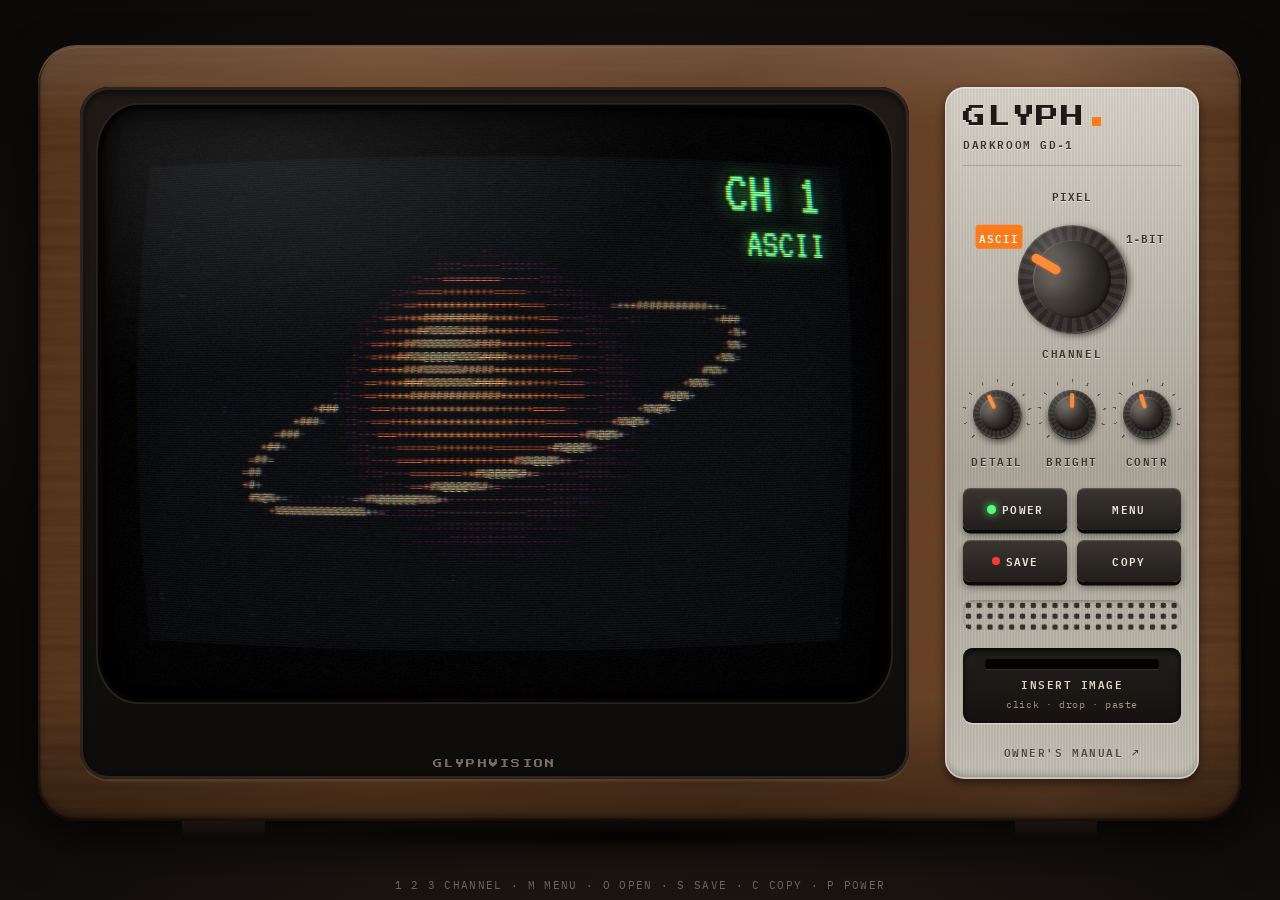
<file: index.html>
<!doctype html>
<html lang="en">
<head>
<meta charset="utf-8">
<meta name="viewport" content="width=device-width, initial-scale=1, viewport-fit=cover">
<title>Glyph Darkroom TV</title>
<meta name="description" content="Tune any photo into ASCII art, pixel art or a 1-bit print on a retro CRT television. Runs entirely in your browser.">
<meta name="theme-color" content="#0d0b0a">
<link rel="preconnect" href="https://fonts.googleapis.com">
<link rel="preconnect" href="https://fonts.gstatic.com" crossorigin>
<link rel="stylesheet" href="https://fonts.googleapis.com/css2?family=Press+Start+2P&family=VT323&family=IBM+Plex+Mono:wght@400;500;600&display=swap">
<link rel="stylesheet" href="css/crt-tv.css">
</head>
<body>
<main class="room">
  <h1 class="sr-only">Glyph Darkroom: photo to ASCII, pixel art and 1-bit, on a CRT TV</h1>
  <p class="sr-only" id="live" role="status" aria-live="polite"></p>

  <div class="tv" id="tv">
    <div class="cabinet">

      <div class="bezel">
        <div class="screen" id="screenBox">
          <canvas id="screen" role="img" aria-label="TV screen"></canvas>
          <div class="glass" aria-hidden="true"></div>

          <div class="osd-menu" id="menu" role="dialog" aria-labelledby="menuTitle" hidden>
            <p class="menu-title" id="menuTitle">PICTURE</p>
            <ul class="menu-list" id="menuList"></ul>
            <p class="menu-hint" aria-hidden="true">↑↓ SELECT · ←→ CHANGE · M EXIT</p>
          </div>
        </div>
        <span class="badge" aria-hidden="true">GLYPHVISION</span>
      </div>

      <div class="panel">
        <div class="brand">
          <span class="logo">GLYPH</span>
          <span class="model">DARKROOM GD&#8209;1</span>
        </div>

        <div class="channel">
          <span class="ch-label" data-ch="1" style="--a:-60deg" aria-hidden="true">ASCII</span>
          <span class="ch-label" data-ch="2" style="--a:0deg" aria-hidden="true">PIXEL</span>
          <span class="ch-label" data-ch="3" style="--a:60deg" aria-hidden="true">1&#8209;BIT</span>
          <div class="knob big" id="chKnob" role="slider" tabindex="0" aria-label="Channel" title="Channel · keys 1, 2, 3">
            <div class="knob-cap"><i class="knob-mark"></i></div>
          </div>
          <span class="engrave">CHANNEL</span>
        </div>

        <div class="knobs">
          <div class="knob-block">
            <div class="knob" id="detailKnob" role="slider" tabindex="0" aria-label="Detail width" title="Detail · drag, scroll or arrow keys · double-click to reset">
              <div class="knob-cap"><i class="knob-mark"></i></div>
            </div>
            <span class="engrave">DETAIL</span>
          </div>
          <div class="knob-block">
            <div class="knob" id="brightKnob" role="slider" tabindex="0" aria-label="Brightness" title="Brightness · double-click to reset">
              <div class="knob-cap"><i class="knob-mark"></i></div>
            </div>
            <span class="engrave">BRIGHT</span>
          </div>
          <div class="knob-block">
            <div class="knob" id="contrastKnob" role="slider" tabindex="0" aria-label="Contrast" title="Contrast · double-click to reset">
              <div class="knob-cap"><i class="knob-mark"></i></div>
            </div>
            <span class="engrave">CONTR</span>
          </div>
        </div>

        <div class="buttons">
          <button type="button" class="btn" id="powerBtn" aria-pressed="false" title="Power · P"><i class="led" aria-hidden="true"></i>POWER</button>
          <button type="button" class="btn" id="menuBtn" aria-expanded="false" aria-controls="menu" title="Picture menu · M">MENU</button>
          <button type="button" class="btn" id="saveBtn" title="Save a clean PNG · S"><i class="rec" aria-hidden="true"></i>SAVE</button>
          <button type="button" class="btn" id="copyBtn" aria-disabled="false" title="Copy ASCII text · C">COPY</button>
        </div>

        <div class="grille" aria-hidden="true"></div>

        <label class="slot" for="file" title="Insert an image · O">
          <input type="file" id="file" accept="image/*" class="sr-only">
          <span class="slot-mouth" aria-hidden="true"></span>
          <span class="slot-text">INSERT IMAGE</span>
          <span class="slot-sub">click · drop · paste</span>
        </label>

        <a class="manual" href="glyph-darkroom-explained.html">OWNER'S MANUAL ↗</a>
      </div>

    </div>
    <div class="feet" aria-hidden="true"><i></i><i></i></div>
  </div>

  <p class="room-note" aria-hidden="true">1 2 3 CHANNEL · M MENU · O OPEN · S SAVE · C COPY · P POWER</p>
</main>

<script src="js/glyph-engine.js"></script>
<script src="js/crt-sound.js"></script>
<script src="js/crt-screen.js"></script>
<script src="js/crt-tv.js"></script>
</body>
</html>
</file>
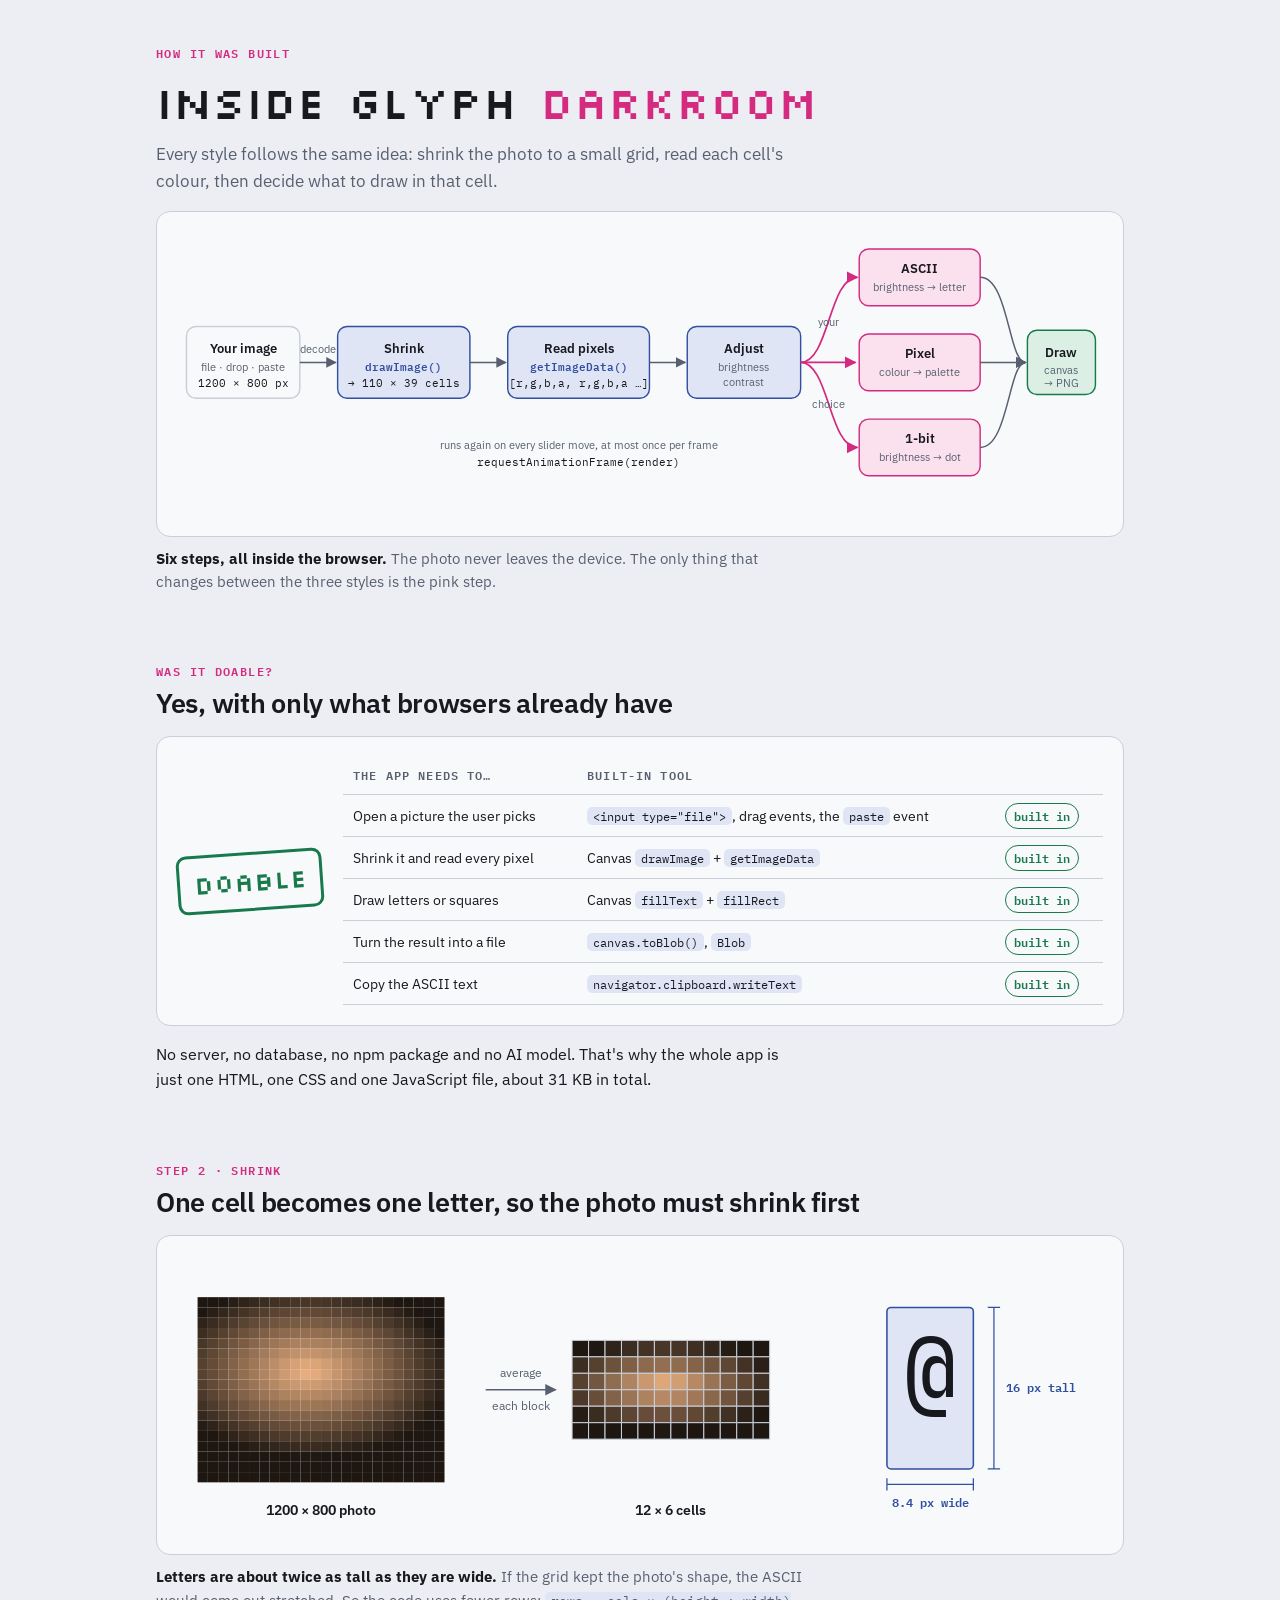
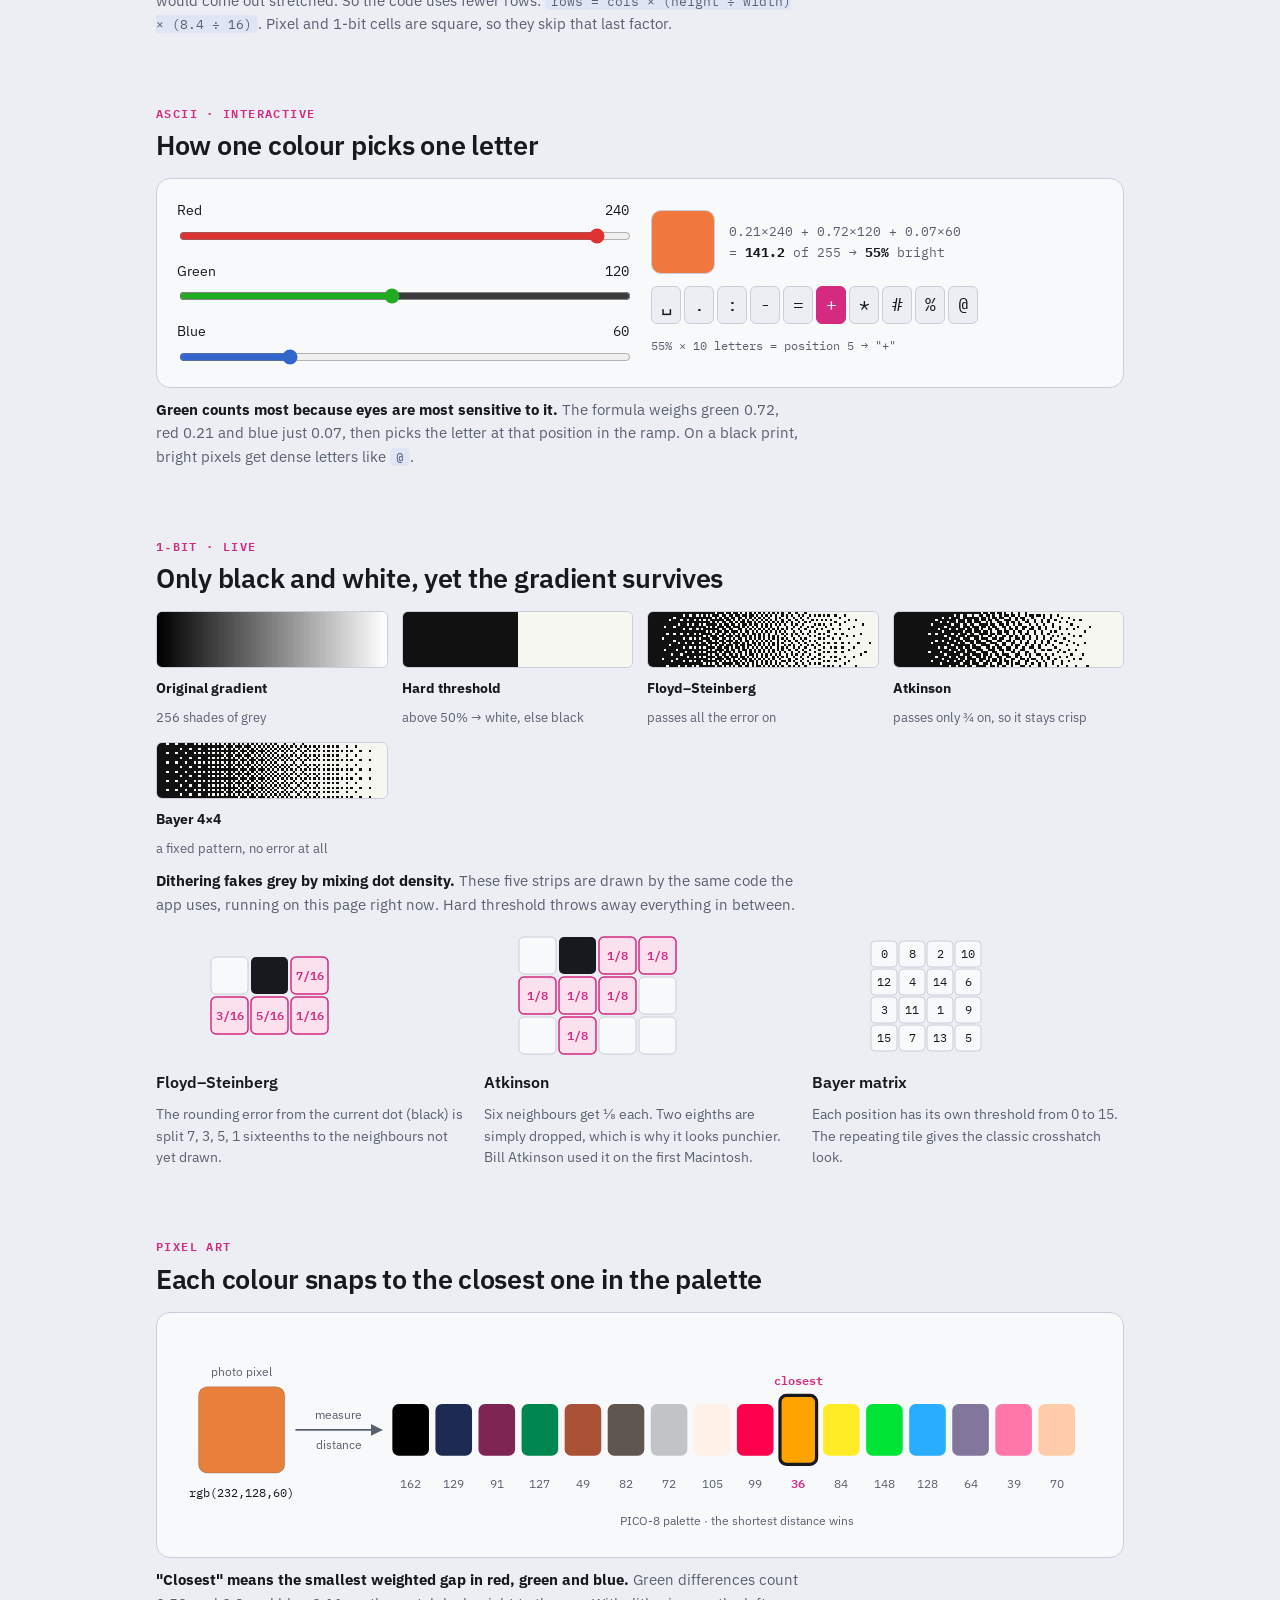
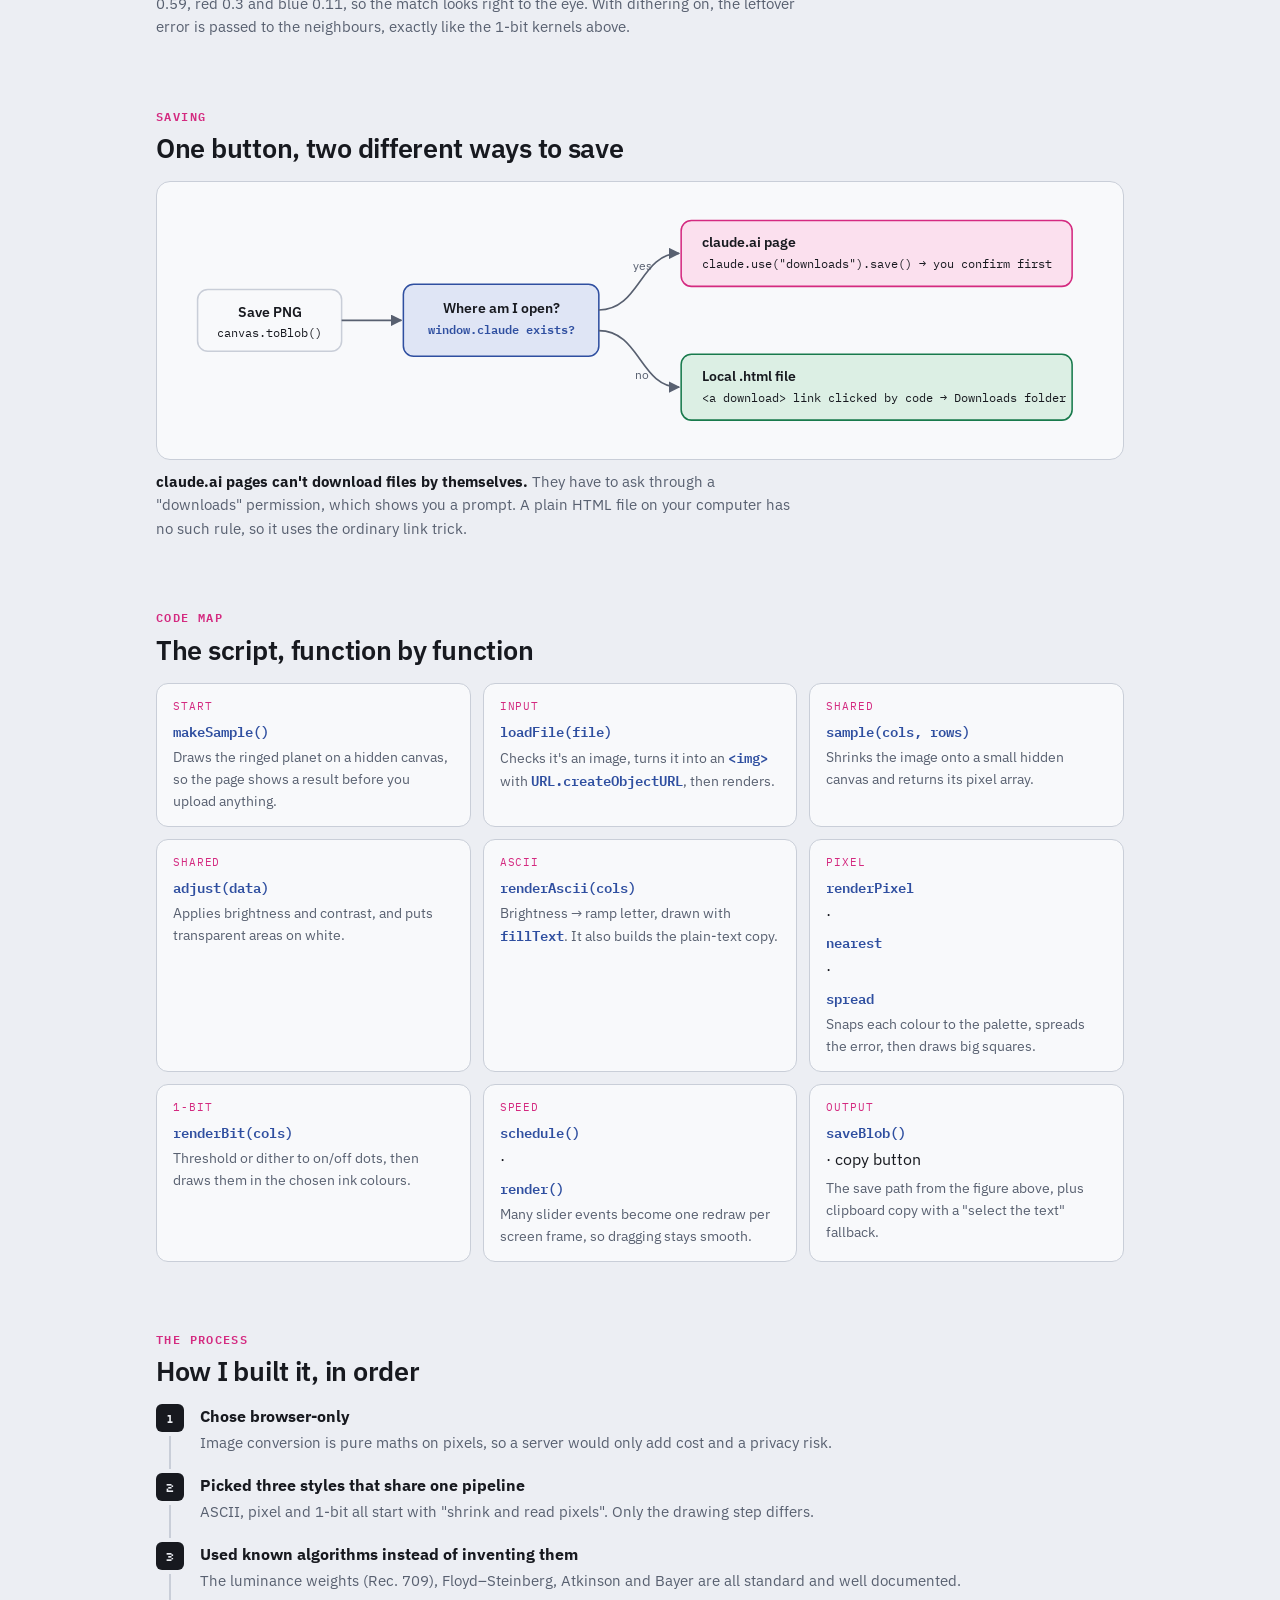
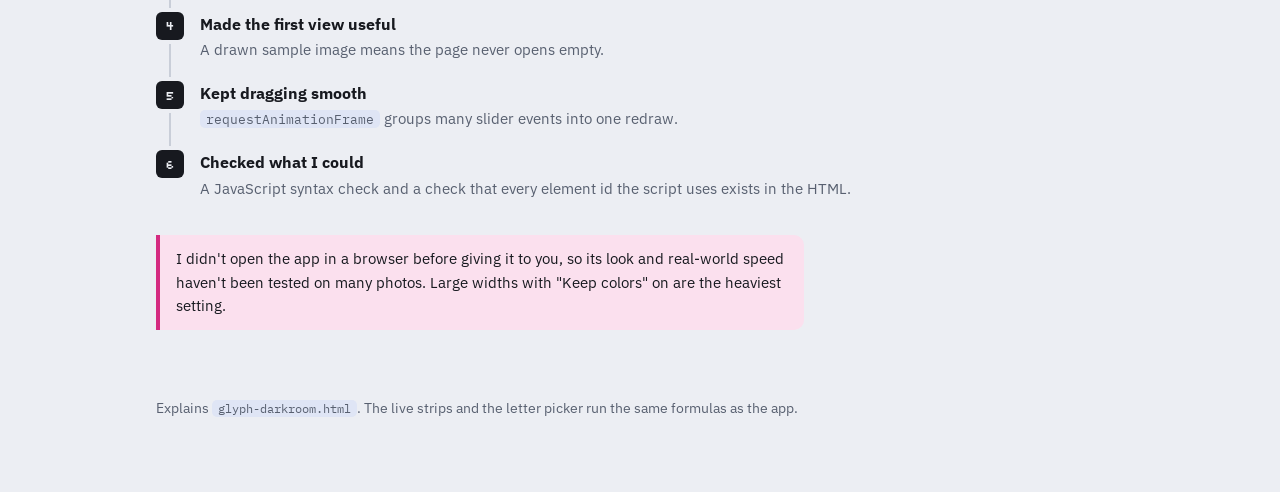
<file: glyph-darkroom-explained.html>
<!doctype html>
<html lang="en">
<head>
<meta charset="utf-8">
<meta name="viewport" content="width=device-width, initial-scale=1, viewport-fit=cover">
<title>Inside Glyph Darkroom</title>
<meta name="claude:viewport-fit-sides" content="cover">
<link rel="preconnect" href="https://fonts.googleapis.com">
<link rel="preconnect" href="https://fonts.gstatic.com" crossorigin>
<link rel="stylesheet" href="https://fonts.googleapis.com/css2?family=Silkscreen&family=IBM+Plex+Sans:wght@400;500;600&family=IBM+Plex+Mono:wght@400;500;600&display=swap">
<style>
/* Base reset */
:root{padding-top:env(safe-area-inset-top,0px);padding-bottom:env(safe-area-inset-bottom,0px)}body{margin:0}img{max-width:100%}[hidden]{display:none!important}

/* Layout: one 1000px column; every section opens with a figure, caption states the claim, a little text after.
   Same risograph palette as the app it explains. */
:root {
  --paper: #eceef3; --sheet: #f8f9fb; --ink: #17191f; --muted: #586070; --rule: #c9ced8;
  --blue: #2f4fa0; --blue-soft: #dfe5f5; --pink: #d42a80; --pink-soft: #fbe0ee;
  --green: #187a4c; --green-soft: #dcefe4; --mat: #dfe2e9;
  --font-display: "Silkscreen", "Courier New", monospace;
  --font-body: "IBM Plex Sans", system-ui, -apple-system, "Segoe UI", sans-serif;
  --font-mono: "IBM Plex Mono", ui-monospace, Consolas, monospace;
}
@media (prefers-color-scheme: dark) {
  :root:not([data-theme="light"]) {
    --paper: #13151a; --sheet: #1b1e25; --ink: #eceef3; --muted: #9aa2b2; --rule: #2e333e;
    --blue: #8ea6ec; --blue-soft: #232c45; --pink: #ff6fb3; --pink-soft: #3b1d2d;
    --green: #5fd39a; --green-soft: #173327; --mat: #0e1014;
    color-scheme: dark;
  }
}
:root[data-theme="dark"] {
  --paper: #13151a; --sheet: #1b1e25; --ink: #eceef3; --muted: #9aa2b2; --rule: #2e333e;
  --blue: #8ea6ec; --blue-soft: #232c45; --pink: #ff6fb3; --pink-soft: #3b1d2d;
  --green: #5fd39a; --green-soft: #173327; --mat: #0e1014;
  color-scheme: dark;
}
* { box-sizing: border-box; }
body { background: var(--paper); color: var(--ink); font-family: var(--font-body); font-size: 16px; line-height: 1.6; }
.page {
  max-width: 1000px; margin: 0 auto;
  padding-block: 44px 72px;
  padding-left: max(16px, env(safe-area-inset-left, 0px));
  padding-right: max(16px, env(safe-area-inset-right, 0px));
  display: flex; flex-direction: column; gap: 68px;
}
h1, h2, h3 { margin: 0; text-wrap: balance; }
h1 { font-family: var(--font-display); font-weight: 400; font-size: clamp(1.8rem, 5vw, 2.8rem); line-height: 1.05; }
h1 .pk { color: var(--pink); }
h2 { font-size: clamp(1.3rem, 3vw, 1.7rem); font-weight: 600; line-height: 1.25; letter-spacing: -0.01em; }
h3 { font-size: 1rem; font-weight: 600; }
p { margin: 0; max-width: 65ch; }
code { font-family: var(--font-mono); font-size: 0.86em; background: var(--blue-soft); padding: 1px 6px; border-radius: 5px; }
.eyebrow { font-family: var(--font-mono); font-size: 0.72rem; font-weight: 600; letter-spacing: 0.12em; text-transform: uppercase; color: var(--pink); }
section { display: flex; flex-direction: column; gap: 16px; }
.head { display: flex; flex-direction: column; gap: 6px; }
.lead { color: var(--muted); font-size: 1.05rem; }
figure { margin: 0; display: flex; flex-direction: column; gap: 10px; }
figcaption { color: var(--muted); font-size: 0.92rem; max-width: 72ch; }
figcaption strong { color: var(--ink); }
.panel { background: var(--sheet); border: 1px solid var(--rule); border-radius: 14px; padding: 20px; }
.scroll { overflow-x: auto; }
.scroll svg { display: block; width: 100%; min-width: 660px; height: auto; }

/* svg paint */
.n { fill: var(--sheet); stroke: var(--rule); stroke-width: 1.5; }
.n-b { fill: var(--blue-soft); stroke: var(--blue); stroke-width: 1.5; }
.n-p { fill: var(--pink-soft); stroke: var(--pink); stroke-width: 1.5; }
.n-g { fill: var(--green-soft); stroke: var(--green); stroke-width: 1.5; }
.tx { fill: var(--ink); font-family: var(--font-body); font-size: 13px; }
.tb { fill: var(--ink); font-family: var(--font-body); font-weight: 600; font-size: 14px; }
.tm { fill: var(--muted); font-family: var(--font-body); font-size: 11.5px; }
.tc { fill: var(--ink); font-family: var(--font-mono); font-size: 11.5px; }
.tc-b { fill: var(--blue); font-family: var(--font-mono); font-size: 11.5px; font-weight: 600; }
.tc-p { fill: var(--pink); font-family: var(--font-mono); font-size: 11.5px; font-weight: 600; }
.e { fill: none; stroke: var(--muted); stroke-width: 1.6; }
.e-p { fill: none; stroke: var(--pink); stroke-width: 1.8; }
.ah { fill: var(--muted); } .ah-p { fill: var(--pink); }
.dim { stroke: var(--blue); stroke-width: 1.2; fill: none; }
.cellg { fill: none; stroke: var(--rule); stroke-width: 1; }
.cell-hot { fill: var(--pink-soft); stroke: var(--pink); stroke-width: 1.5; }
.cell-me { fill: var(--ink); }
.cell-w { fill: var(--sheet); stroke: var(--rule); stroke-width: 1; }

/* verdict */
.verdict { display: grid; grid-template-columns: auto minmax(0, 1fr); gap: 16px 20px; align-items: center; }
.stamp { font-family: var(--font-display); font-size: 1.6rem; color: var(--green); border: 3px solid var(--green); border-radius: 10px; padding: 6px 14px; transform: rotate(-4deg); white-space: nowrap; }
.need { width: 100%; border-collapse: collapse; font-size: 0.9rem; }
.need th, .need td { text-align: left; padding: 9px 10px; border-bottom: 1px solid var(--rule); vertical-align: top; }
.need th { font-family: var(--font-mono); font-size: 0.72rem; letter-spacing: 0.1em; text-transform: uppercase; color: var(--muted); font-weight: 600; }
.chip { font-family: var(--font-mono); font-size: 0.75rem; font-weight: 600; padding: 2px 8px; border-radius: 999px; border: 1.5px solid currentColor; white-space: nowrap; }
.chip.ok { color: var(--green); }
.table-wrap { overflow-x: auto; }
.table-wrap table { min-width: 560px; }

/* luminance lab */
.lab { display: grid; grid-template-columns: minmax(0, 1fr) minmax(0, 1fr); gap: 22px; align-items: center; }
.lab-in { display: flex; flex-direction: column; gap: 14px; }
.slider { display: flex; flex-direction: column; gap: 4px; font-size: 0.88rem; }
.slider .row { display: flex; justify-content: space-between; }
.slider output { font-family: var(--font-mono); font-variant-numeric: tabular-nums; }
input[type="range"] { width: 100%; }
#rR { accent-color: #d33; } #rG { accent-color: #2a2; } #rB { accent-color: #36c; }
.lab-out { display: flex; flex-direction: column; gap: 12px; }
.swatch-row { display: flex; align-items: center; gap: 14px; }
.swatch { width: 64px; height: 64px; border-radius: 10px; border: 1px solid var(--rule); flex-shrink: 0; }
.math { font-family: var(--font-mono); font-size: 0.82rem; color: var(--muted); font-variant-numeric: tabular-nums; overflow-wrap: anywhere; }
.math b { color: var(--ink); }
.ramp { display: flex; gap: 3px; flex-wrap: wrap; }
.ramp span {
  width: 30px; height: 38px; display: inline-flex; align-items: center; justify-content: center;
  font-family: var(--font-mono); font-size: 1.15rem; border-radius: 6px; border: 1px solid var(--rule); background: var(--paper);
}
.ramp span.on { background: var(--pink); border-color: var(--pink); color: #fff; }
.ramp-idx { font-family: var(--font-mono); font-size: 0.78rem; color: var(--muted); }

/* dithering small multiples */
.multiples { display: grid; grid-template-columns: repeat(auto-fill, minmax(min(100%, 210px), 1fr)); gap: 14px; }
.mult { display: flex; flex-direction: column; gap: 8px; }
.mult canvas { width: 100%; height: auto; image-rendering: pixelated; border-radius: 6px; border: 1px solid var(--rule); display: block; }
.mult b { font-size: 0.9rem; }
.mult span { font-size: 0.82rem; color: var(--muted); }

/* kernels */
.kernels { display: grid; grid-template-columns: repeat(3, minmax(0, 1fr)); gap: 16px; }
.kernel { display: flex; flex-direction: column; gap: 8px; align-items: flex-start; }
.kernel svg { width: 100%; max-width: 230px; height: auto; }
.kernel p { font-size: 0.85rem; color: var(--muted); }

/* code map */
.codemap { display: grid; grid-template-columns: repeat(auto-fill, minmax(min(100%, 280px), 1fr)); gap: 12px; }
.fn { padding: 14px 16px; border-radius: 12px; border: 1px solid var(--rule); background: var(--sheet); display: flex; flex-direction: column; gap: 4px; }
.fn code { background: none; padding: 0; font-weight: 600; color: var(--blue); font-size: 0.86rem; }
.fn span { font-size: 0.86rem; color: var(--muted); }
.fn .tagline { font-family: var(--font-mono); font-size: 0.7rem; letter-spacing: 0.08em; text-transform: uppercase; color: var(--pink); }

/* build steps */
.steps { list-style: none; margin: 0; padding: 0; display: flex; flex-direction: column; counter-reset: s; }
.steps li { counter-increment: s; position: relative; padding: 0 0 18px 44px; }
.steps li::before {
  content: counter(s); position: absolute; left: 0; top: 0;
  width: 28px; height: 28px; border-radius: 6px; background: var(--ink); color: var(--paper);
  display: flex; align-items: center; justify-content: center; font-family: var(--font-display); font-size: 0.8rem;
}
.steps li::after { content: ""; position: absolute; left: 13px; top: 32px; bottom: 4px; width: 2px; background: var(--rule); }
.steps li:last-child::after { display: none; }
.steps b { display: block; }
.steps span { color: var(--muted); font-size: 0.92rem; }
.honest { border-left: 4px solid var(--pink); padding: 12px 16px; background: var(--pink-soft); border-radius: 0 10px 10px 0; font-size: 0.92rem; max-width: 72ch; }

footer { color: var(--muted); font-size: 0.85rem; }

@media (max-width: 760px) {
  .lab { grid-template-columns: minmax(0, 1fr); }
  .kernels { grid-template-columns: minmax(0, 1fr); }
  .verdict { grid-template-columns: minmax(0, 1fr); }
  .stamp { justify-self: start; }
}
</style>
</head>
<body>
<main class="page">

  <!-- HERO -->
  <section aria-labelledby="h1">
    <span class="eyebrow">How it was built</span>
    <h1 id="h1">Inside Glyph <span class="pk">Darkroom</span></h1>
    <p class="lead">Every style follows the same idea: shrink the photo to a small grid, read each cell's colour, then decide what to draw in that cell.</p>
    <figure>
      <div class="panel scroll">
        <svg viewBox="0 0 980 300" role="img" aria-label="Pipeline from image file to output">
          <defs>
            <marker id="a" viewBox="0 0 10 10" refX="9" refY="5" markerWidth="7" markerHeight="7" orient="auto"><path class="ah" d="M0,0L10,5L0,10z"/></marker>
            <marker id="ap" viewBox="0 0 10 10" refX="9" refY="5" markerWidth="7" markerHeight="7" orient="auto"><path class="ah-p" d="M0,0L10,5L0,10z"/></marker>
          </defs>
          <!-- 1 file -->
          <rect class="n" x="10" y="100" width="120" height="76" rx="10"/>
          <text class="tb" x="70" y="128" text-anchor="middle">Your image</text>
          <text class="tm" x="70" y="147" text-anchor="middle">file · drop · paste</text>
          <text class="tc" x="70" y="164" text-anchor="middle">1200 × 800 px</text>
          <path class="e" d="M130 138 H168" marker-end="url(#a)"/>
          <text class="tm" x="149" y="128" text-anchor="middle">decode</text>

          <!-- 2 shrink -->
          <rect class="n-b" x="170" y="100" width="140" height="76" rx="10"/>
          <text class="tb" x="240" y="128" text-anchor="middle">Shrink</text>
          <text class="tc-b" x="240" y="147" text-anchor="middle">drawImage()</text>
          <text class="tc" x="240" y="164" text-anchor="middle">→ 110 × 39 cells</text>
          <path class="e" d="M310 138 H348" marker-end="url(#a)"/>

          <!-- 3 read -->
          <rect class="n-b" x="350" y="100" width="150" height="76" rx="10"/>
          <text class="tb" x="425" y="128" text-anchor="middle">Read pixels</text>
          <text class="tc-b" x="425" y="147" text-anchor="middle">getImageData()</text>
          <text class="tc" x="425" y="164" text-anchor="middle">[r,g,b,a, r,g,b,a …]</text>
          <path class="e" d="M500 138 H538" marker-end="url(#a)"/>

          <!-- 4 adjust -->
          <rect class="n-b" x="540" y="100" width="120" height="76" rx="10"/>
          <text class="tb" x="600" y="128" text-anchor="middle">Adjust</text>
          <text class="tm" x="600" y="147" text-anchor="middle">brightness</text>
          <text class="tm" x="600" y="163" text-anchor="middle">contrast</text>

          <!-- branch -->
          <path class="e-p" d="M660 138 C 690 138, 690 48, 720 48" marker-end="url(#ap)"/>
          <path class="e-p" d="M660 138 H718" marker-end="url(#ap)"/>
          <path class="e-p" d="M660 138 C 690 138, 690 228, 720 228" marker-end="url(#ap)"/>
          <text class="tm" x="690" y="100" text-anchor="middle">your</text>
          <text class="tm" x="690" y="186" text-anchor="middle">choice</text>

          <rect class="n-p" x="722" y="18" width="128" height="60" rx="10"/>
          <text class="tb" x="786" y="43" text-anchor="middle">ASCII</text>
          <text class="tm" x="786" y="62" text-anchor="middle">brightness → letter</text>
          <rect class="n-p" x="722" y="108" width="128" height="60" rx="10"/>
          <text class="tb" x="786" y="133" text-anchor="middle">Pixel</text>
          <text class="tm" x="786" y="152" text-anchor="middle">colour → palette</text>
          <rect class="n-p" x="722" y="198" width="128" height="60" rx="10"/>
          <text class="tb" x="786" y="223" text-anchor="middle">1‑bit</text>
          <text class="tm" x="786" y="242" text-anchor="middle">brightness → dot</text>

          <path class="e" d="M850 48 C 880 48, 880 138, 898 138" marker-end="url(#a)"/>
          <path class="e" d="M850 138 H898" marker-end="url(#a)"/>
          <path class="e" d="M850 228 C 880 228, 880 138, 898 138" marker-end="url(#a)"/>
          <rect class="n-g" x="900" y="104" width="72" height="68" rx="10"/>
          <text class="tb" x="936" y="132" text-anchor="middle">Draw</text>
          <text class="tm" x="936" y="150" text-anchor="middle">canvas</text>
          <text class="tm" x="936" y="164" text-anchor="middle">→ PNG</text>

          <text class="tm" x="425" y="230" text-anchor="middle">runs again on every slider move, at most once per frame</text>
          <text class="tc" x="425" y="248" text-anchor="middle">requestAnimationFrame(render)</text>
        </svg>
      </div>
      <figcaption><strong>Six steps, all inside the browser.</strong> The photo never leaves the device. The only thing that changes between the three styles is the pink step.</figcaption>
    </figure>
  </section>

  <!-- VERDICT -->
  <section aria-labelledby="h-v">
    <div class="head">
      <span class="eyebrow">Was it doable?</span>
      <h2 id="h-v">Yes, with only what browsers already have</h2>
    </div>
    <div class="panel verdict">
      <span class="stamp" aria-hidden="true">DOABLE</span>
      <div class="table-wrap">
        <table class="need">
          <thead><tr><th>The app needs to…</th><th>Built-in tool</th><th></th></tr></thead>
          <tbody>
            <tr><td>Open a picture the user picks</td><td><code>&lt;input type="file"&gt;</code>, drag events, the <code>paste</code> event</td><td><span class="chip ok">built in</span></td></tr>
            <tr><td>Shrink it and read every pixel</td><td>Canvas <code>drawImage</code> + <code>getImageData</code></td><td><span class="chip ok">built in</span></td></tr>
            <tr><td>Draw letters or squares</td><td>Canvas <code>fillText</code> + <code>fillRect</code></td><td><span class="chip ok">built in</span></td></tr>
            <tr><td>Turn the result into a file</td><td><code>canvas.toBlob()</code>, <code>Blob</code></td><td><span class="chip ok">built in</span></td></tr>
            <tr><td>Copy the ASCII text</td><td><code>navigator.clipboard.writeText</code></td><td><span class="chip ok">built in</span></td></tr>
          </tbody>
        </table>
      </div>
    </div>
    <p>No server, no database, no npm package and no AI model. That's why the whole app is just one HTML, one CSS and one JavaScript file, about 31 KB in total.</p>
  </section>

  <!-- SHRINK -->
  <section aria-labelledby="h-s">
    <div class="head">
      <span class="eyebrow">Step 2 · Shrink</span>
      <h2 id="h-s">One cell becomes one letter, so the photo must shrink first</h2>
    </div>
    <figure>
      <div class="panel scroll">
        <svg viewBox="0 0 900 270" role="img" aria-label="A large image is averaged down to a small grid; character cells are taller than wide">
          <defs><marker id="a2" viewBox="0 0 10 10" refX="9" refY="5" markerWidth="7" markerHeight="7" orient="auto"><path class="ah" d="M0,0L10,5L0,10z"/></marker></defs>
          <!-- big photo grid -->
          <g id="bigGrid"></g>
          <text class="tb" x="140" y="252" text-anchor="middle">1200 × 800 photo</text>
          <path class="e" d="M300 130 H368" marker-end="url(#a2)"/>
          <text class="tm" x="334" y="118" text-anchor="middle">average</text>
          <text class="tm" x="334" y="150" text-anchor="middle">each block</text>
          <g id="smallGrid"></g>
          <text class="tb" x="480" y="252" text-anchor="middle">12 × 6 cells</text>
          <!-- char cell -->
          <rect class="n-b" x="690" y="50" width="84" height="157" rx="4"/>
          <text class="tc" x="732" y="146" text-anchor="middle" style="font-size:96px">@</text>
          <path class="dim" d="M690 222 H774 M690 216 V228 M774 216 V228"/>
          <text class="tc-b" x="732" y="244" text-anchor="middle">8.4 px wide</text>
          <path class="dim" d="M794 50 V207 M788 50 H800 M788 207 H800"/>
          <text class="tc-b" x="806" y="132">16 px tall</text>
        </svg>
      </div>
      <figcaption><strong>Letters are about twice as tall as they are wide.</strong> If the grid kept the photo's shape, the ASCII would come out stretched. So the code uses fewer rows: <code>rows = cols × (height ÷ width) × (8.4 ÷ 16)</code>. Pixel and 1‑bit cells are square, so they skip that last factor.</figcaption>
    </figure>
  </section>

  <!-- LUMINANCE LAB -->
  <section aria-labelledby="h-l">
    <div class="head">
      <span class="eyebrow">ASCII · Interactive</span>
      <h2 id="h-l">How one colour picks one letter</h2>
    </div>
    <figure>
      <div class="panel lab">
        <div class="lab-in">
          <div class="slider"><div class="row"><label for="rR">Red</label><output id="oR" for="rR"></output></div><input type="range" id="rR" min="0" max="255" value="240"></div>
          <div class="slider"><div class="row"><label for="rG">Green</label><output id="oG" for="rG"></output></div><input type="range" id="rG" min="0" max="255" value="120"></div>
          <div class="slider"><div class="row"><label for="rB">Blue</label><output id="oB" for="rB"></output></div><input type="range" id="rB" min="0" max="255" value="60"></div>
        </div>
        <div class="lab-out">
          <div class="swatch-row">
            <div class="swatch" id="sw"></div>
            <div class="math" id="math"></div>
          </div>
          <div class="ramp" id="ramp" aria-label="Character ramp"></div>
          <div class="ramp-idx" id="rampIdx"></div>
        </div>
      </div>
      <figcaption><strong>Green counts most because eyes are most sensitive to it.</strong> The formula weighs green 0.72, red 0.21 and blue just 0.07, then picks the letter at that position in the ramp. On a black print, bright pixels get dense letters like <code>@</code>.</figcaption>
    </figure>
  </section>

  <!-- DITHER MULTIPLES -->
  <section aria-labelledby="h-d">
    <div class="head">
      <span class="eyebrow">1‑bit · Live</span>
      <h2 id="h-d">Only black and white, yet the gradient survives</h2>
    </div>
    <figure>
      <div class="multiples">
        <div class="mult"><canvas id="d-src" width="200" height="48"></canvas><b>Original gradient</b><span>256 shades of grey</span></div>
        <div class="mult"><canvas id="d-none" width="200" height="48"></canvas><b>Hard threshold</b><span>above 50% → white, else black</span></div>
        <div class="mult"><canvas id="d-fs" width="200" height="48"></canvas><b>Floyd–Steinberg</b><span>passes all the error on</span></div>
        <div class="mult"><canvas id="d-atk" width="200" height="48"></canvas><b>Atkinson</b><span>passes only ¾ on, so it stays crisp</span></div>
        <div class="mult"><canvas id="d-bay" width="200" height="48"></canvas><b>Bayer 4×4</b><span>a fixed pattern, no error at all</span></div>
      </div>
      <figcaption><strong>Dithering fakes grey by mixing dot density.</strong> These five strips are drawn by the same code the app uses, running on this page right now. Hard threshold throws away everything in between.</figcaption>
    </figure>

    <div class="kernels">
      <div class="kernel">
        <svg viewBox="0 0 230 130" role="img" aria-label="Floyd–Steinberg kernel">
          <g id="k-fs"></g>
        </svg>
        <h3>Floyd–Steinberg</h3>
        <p>The rounding error from the current dot (black) is split 7, 3, 5, 1 sixteenths to the neighbours not yet drawn.</p>
      </div>
      <div class="kernel">
        <svg viewBox="0 0 230 130" role="img" aria-label="Atkinson kernel">
          <g id="k-atk"></g>
        </svg>
        <h3>Atkinson</h3>
        <p>Six neighbours get ⅛ each. Two eighths are simply dropped, which is why it looks punchier. Bill Atkinson used it on the first Macintosh.</p>
      </div>
      <div class="kernel">
        <svg viewBox="0 0 230 130" role="img" aria-label="Bayer 4 by 4 matrix">
          <g id="k-bay"></g>
        </svg>
        <h3>Bayer matrix</h3>
        <p>Each position has its own threshold from 0 to 15. The repeating tile gives the classic crosshatch look.</p>
      </div>
    </div>
  </section>

  <!-- PIXEL -->
  <section aria-labelledby="h-p">
    <div class="head">
      <span class="eyebrow">Pixel art</span>
      <h2 id="h-p">Each colour snaps to the closest one in the palette</h2>
    </div>
    <figure>
      <div class="panel scroll">
        <svg viewBox="0 0 860 190" role="img" aria-label="An orange pixel is matched to the nearest PICO-8 colour">
          <defs><marker id="a3" viewBox="0 0 10 10" refX="9" refY="5" markerWidth="7" markerHeight="7" orient="auto"><path class="ah" d="M0,0L10,5L0,10z"/></marker></defs>
          <rect x="20" y="50" width="80" height="80" rx="8" style="fill:#e8803c" stroke="currentColor" stroke-opacity=".2"/>
          <text class="tc" x="60" y="152" text-anchor="middle">rgb(232,128,60)</text>
          <text class="tm" x="60" y="40" text-anchor="middle">photo pixel</text>
          <path class="e" d="M110 90 H190" marker-end="url(#a3)"/>
          <text class="tm" x="150" y="80" text-anchor="middle">measure</text>
          <text class="tm" x="150" y="108" text-anchor="middle">distance</text>
          <g id="palRow"></g>
          <text class="tm" x="520" y="178" text-anchor="middle">PICO‑8 palette · the shortest distance wins</text>
        </svg>
      </div>
      <figcaption><strong>"Closest" means the smallest weighted gap in red, green and blue.</strong> Green differences count 0.59, red 0.3 and blue 0.11, so the match looks right to the eye. With dithering on, the leftover error is passed to the neighbours, exactly like the 1‑bit kernels above.</figcaption>
    </figure>
  </section>

  <!-- SAVING -->
  <section aria-labelledby="h-save">
    <div class="head">
      <span class="eyebrow">Saving</span>
      <h2 id="h-save">One button, two different ways to save</h2>
    </div>
    <figure>
      <div class="panel scroll">
        <svg viewBox="0 0 900 230" role="img" aria-label="Save button branches depending on where the page is open">
          <defs><marker id="a4" viewBox="0 0 10 10" refX="9" refY="5" markerWidth="7" markerHeight="7" orient="auto"><path class="ah" d="M0,0L10,5L0,10z"/></marker></defs>
          <rect class="n" x="20" y="85" width="140" height="60" rx="10"/>
          <text class="tb" x="90" y="112" text-anchor="middle">Save PNG</text>
          <text class="tc" x="90" y="131" text-anchor="middle">canvas.toBlob()</text>
          <path class="e" d="M160 115 H218" marker-end="url(#a4)"/>
          <rect class="n-b" x="220" y="80" width="190" height="70" rx="10"/>
          <text class="tb" x="315" y="108" text-anchor="middle">Where am I open?</text>
          <text class="tc-b" x="315" y="128" text-anchor="middle">window.claude exists?</text>
          <path class="e" d="M410 105 C 450 105, 450 50, 488 50" marker-end="url(#a4)"/>
          <path class="e" d="M410 125 C 450 125, 450 180, 488 180" marker-end="url(#a4)"/>
          <text class="tm" x="452" y="66" text-anchor="middle">yes</text>
          <text class="tm" x="452" y="172" text-anchor="middle">no</text>
          <rect class="n-p" x="490" y="18" width="380" height="64" rx="10"/>
          <text class="tb" x="510" y="44">claude.ai page</text>
          <text class="tc" x="510" y="64">claude.use("downloads").save() → you confirm first</text>
          <rect class="n-g" x="490" y="148" width="380" height="64" rx="10"/>
          <text class="tb" x="510" y="174">Local .html file</text>
          <text class="tc" x="510" y="194">&lt;a download&gt; link clicked by code → Downloads folder</text>
        </svg>
      </div>
      <figcaption><strong>claude.ai pages can't download files by themselves.</strong> They have to ask through a "downloads" permission, which shows you a prompt. A plain HTML file on your computer has no such rule, so it uses the ordinary link trick.</figcaption>
    </figure>
  </section>

  <!-- CODE MAP -->
  <section aria-labelledby="h-code">
    <div class="head">
      <span class="eyebrow">Code map</span>
      <h2 id="h-code">The script, function by function</h2>
    </div>
    <div class="codemap">
      <div class="fn"><span class="tagline">start</span><code>makeSample()</code><span>Draws the ringed planet on a hidden canvas, so the page shows a result before you upload anything.</span></div>
      <div class="fn"><span class="tagline">input</span><code>loadFile(file)</code><span>Checks it's an image, turns it into an <code>&lt;img&gt;</code> with <code>URL.createObjectURL</code>, then renders.</span></div>
      <div class="fn"><span class="tagline">shared</span><code>sample(cols, rows)</code><span>Shrinks the image onto a small hidden canvas and returns its pixel array.</span></div>
      <div class="fn"><span class="tagline">shared</span><code>adjust(data)</code><span>Applies brightness and contrast, and puts transparent areas on white.</span></div>
      <div class="fn"><span class="tagline">ascii</span><code>renderAscii(cols)</code><span>Brightness → ramp letter, drawn with <code>fillText</code>. It also builds the plain-text copy.</span></div>
      <div class="fn"><span class="tagline">pixel</span><code>renderPixel</code> · <code>nearest</code> · <code>spread</code><span>Snaps each colour to the palette, spreads the error, then draws big squares.</span></div>
      <div class="fn"><span class="tagline">1-bit</span><code>renderBit(cols)</code><span>Threshold or dither to on/off dots, then draws them in the chosen ink colours.</span></div>
      <div class="fn"><span class="tagline">speed</span><code>schedule()</code> · <code>render()</code><span>Many slider events become one redraw per screen frame, so dragging stays smooth.</span></div>
      <div class="fn"><span class="tagline">output</span><code>saveBlob()</code> · copy button<span>The save path from the figure above, plus clipboard copy with a "select the text" fallback.</span></div>
    </div>
  </section>

  <!-- HOW I BUILT IT -->
  <section aria-labelledby="h-build">
    <div class="head">
      <span class="eyebrow">The process</span>
      <h2 id="h-build">How I built it, in order</h2>
    </div>
    <ol class="steps">
      <li><b>Chose browser-only</b><span>Image conversion is pure maths on pixels, so a server would only add cost and a privacy risk.</span></li>
      <li><b>Picked three styles that share one pipeline</b><span>ASCII, pixel and 1‑bit all start with "shrink and read pixels". Only the drawing step differs.</span></li>
      <li><b>Used known algorithms instead of inventing them</b><span>The luminance weights (Rec. 709), Floyd–Steinberg, Atkinson and Bayer are all standard and well documented.</span></li>
      <li><b>Made the first view useful</b><span>A drawn sample image means the page never opens empty.</span></li>
      <li><b>Kept dragging smooth</b><span><code>requestAnimationFrame</code> groups many slider events into one redraw.</span></li>
      <li><b>Checked what I could</b><span>A JavaScript syntax check and a check that every element id the script uses exists in the HTML.</span></li>
    </ol>
    <p class="honest">I didn't open the app in a browser before giving it to you, so its look and real-world speed haven't been tested on many photos. Large widths with "Keep colors" on are the heaviest setting.</p>
  </section>

  <footer>Explains <code>glyph-darkroom.html</code>. The live strips and the letter picker run the same formulas as the app.</footer>
</main>

<script>
(function () {
  "use strict";
  var $ = function (id) { return document.getElementById(id); };
  var SVGNS = "http://www.w3.org/2000/svg";
  function el(tag, attrs, parent) {
    var e = document.createElementNS(SVGNS, tag);
    for (var k in attrs) e.setAttribute(k, attrs[k]);
    if (parent) parent.appendChild(e);
    return e;
  }

  // ---- Shrink figure: big grid -> small grid (shades from a soft sphere) ----
  function shade(x, y, w, h) {
    var dx = (x + 0.5) / w - 0.45, dy = (y + 0.5) / h - 0.4;
    var d = Math.sqrt(dx * dx + dy * dy * 1.6);
    return Math.max(0, Math.min(1, 1 - d * 1.7));
  }
  var big = $("bigGrid");
  for (var y = 0; y < 18; y++) for (var x = 0; x < 24; x++) {
    var v = shade(x, y, 24, 18), c = Math.round(30 + v * 210);
    el("rect", { x: 20 + x * 10, y: 40 + y * 10, width: 10, height: 10, style: "fill:rgb(" + c + "," + Math.round(c * 0.75) + "," + Math.round(c * 0.55) + ")" }, big);
  }
  var small = $("smallGrid");
  for (var sy = 0; sy < 6; sy++) for (var sx = 0; sx < 12; sx++) {
    var sv = shade(sx * 2, sy * 3, 24, 18), sc = Math.round(30 + sv * 210);
    el("rect", { x: 384 + sx * 16, y: 82 + sy * 16, width: 16, height: 16, style: "fill:rgb(" + sc + "," + Math.round(sc * 0.75) + "," + Math.round(sc * 0.55) + ")", "class": "cellg" }, small);
  }

  // ---- Luminance lab ----
  var RAMP = " .:-=+*#%@";
  var rampEl = $("ramp");
  var cells = RAMP.split("").map(function (ch, i) {
    var s = document.createElement("span"); s.textContent = ch === " " ? "␣" : ch; s.title = "position " + i;
    rampEl.appendChild(s); return s;
  });
  function lab() {
    var r = +$("rR").value, g = +$("rG").value, b = +$("rB").value;
    $("oR").textContent = r; $("oG").textContent = g; $("oB").textContent = b;
    $("sw").style.background = "rgb(" + r + "," + g + "," + b + ")";
    var L = (0.2126 * r + 0.7152 * g + 0.0722 * b) / 255;
    var idx = Math.min(RAMP.length - 1, Math.floor(L * RAMP.length));
    $("math").innerHTML = "0.21×" + r + " + 0.72×" + g + " + 0.07×" + b + "<br>= <b>" + (L * 255).toFixed(1) + "</b> of 255 → <b>" + Math.round(L * 100) + "%</b> bright";
    cells.forEach(function (c, i) { c.classList.toggle("on", i === idx); });
    $("rampIdx").textContent = Math.round(L * 100) + "% × " + RAMP.length + " letters = position " + idx + " → \"" + (RAMP[idx] === " " ? "space" : RAMP[idx]) + "\"";
  }
  ["rR", "rG", "rB"].forEach(function (id) { $(id).addEventListener("input", lab); });
  lab();

  // ---- Dither strips (same maths as the app) ----
  var W = 100, H = 24;
  function gradient() { var L = new Float32Array(W * H); for (var y = 0; y < H; y++) for (var x = 0; x < W; x++) L[y * W + x] = x / (W - 1); return L; }
  function add(L, x, y, v) { if (x >= 0 && x < W && y < H) L[y * W + x] += v; }
  var BAYER = [0, 8, 2, 10, 12, 4, 14, 6, 3, 11, 1, 9, 15, 7, 13, 5];
  function dither(method) {
    var L = gradient(), bits = new Uint8Array(W * H);
    for (var y = 0; y < H; y++) for (var x = 0; x < W; x++) {
      var p = y * W + x, v = L[p], on;
      if (method === "bay") on = v > (BAYER[(y % 4) * 4 + (x % 4)] + 0.5) / 16;
      else on = v > 0.5;
      bits[p] = on ? 1 : 0;
      var err = v - (on ? 1 : 0);
      if (method === "fs") { add(L, x + 1, y, err * 7 / 16); add(L, x - 1, y + 1, err * 3 / 16); add(L, x, y + 1, err * 5 / 16); add(L, x + 1, y + 1, err / 16); }
      if (method === "atk") { var e = err / 8; add(L, x + 1, y, e); add(L, x + 2, y, e); add(L, x - 1, y + 1, e); add(L, x, y + 1, e); add(L, x + 1, y + 1, e); add(L, x, y + 2, e); }
    }
    return bits;
  }
  function paint(id, fn) {
    var c = $(id), ctx = c.getContext("2d"), s = c.width / W;
    for (var y = 0; y < H; y++) for (var x = 0; x < W; x++) { ctx.fillStyle = fn(x, y); ctx.fillRect(x * s, y * s, s, s); }
  }
  paint("d-src", function (x) { var g = Math.round(x / (W - 1) * 255); return "rgb(" + g + "," + g + "," + g + ")"; });
  [["d-none", "none"], ["d-fs", "fs"], ["d-atk", "atk"], ["d-bay", "bay"]].forEach(function (pair) {
    var bits = dither(pair[1]);
    paint(pair[0], function (x, y) { return bits[y * W + x] ? "#f7f7f2" : "#111111"; });
  });

  // ---- Kernel diagrams ----
  function kernel(id, cols, rows, me, weights, labelFn) {
    var g = $(id), size = 40, ox = (230 - cols * size) / 2, oy = (130 - rows * size) / 2;
    for (var y = 0; y < rows; y++) for (var x = 0; x < cols; x++) {
      var key = x + "," + y, w = weights[key];
      var cls = (x === me[0] && y === me[1]) ? "cell-me" : (w !== undefined ? "cell-hot" : "cell-w");
      el("rect", { x: ox + x * size, y: oy + y * size, width: size - 3, height: size - 3, rx: 5, "class": cls }, g);
      var label = labelFn ? labelFn(x, y) : (w !== undefined ? w : "");
      if (label !== "") {
        var t = el("text", { x: ox + x * size + (size - 3) / 2, y: oy + y * size + (size - 3) / 2 + 4, "text-anchor": "middle", "class": "tc-p" }, g);
        t.textContent = label;
      }
    }
  }
  kernel("k-fs", 3, 2, [1, 0], { "2,0": "7/16", "0,1": "3/16", "1,1": "5/16", "2,1": "1/16" });
  kernel("k-atk", 4, 3, [1, 0], { "2,0": "1/8", "3,0": "1/8", "0,1": "1/8", "1,1": "1/8", "2,1": "1/8", "1,2": "1/8" });
  var BM = [0, 8, 2, 10, 12, 4, 14, 6, 3, 11, 1, 9, 15, 7, 13, 5];
  (function () {
    var g = $("k-bay"), size = 28, ox = (230 - 4 * size) / 2, oy = (130 - 4 * size) / 2;
    for (var y = 0; y < 4; y++) for (var x = 0; x < 4; x++) {
      var v = BM[y * 4 + x];
      el("rect", { x: ox + x * size, y: oy + y * size, width: size - 2, height: size - 2, rx: 4, "class": "cell-w", style: "fill-opacity:1" }, g);
      var t = el("text", { x: ox + x * size + (size - 2) / 2, y: oy + y * size + (size - 2) / 2 + 4, "text-anchor": "middle", "class": "tc" }, g);
      t.textContent = v;
    }
  })();

  // ---- Palette match row ----
  var PICO = ["#000000","#1d2b53","#7e2553","#008751","#ab5236","#5f574f","#c2c3c7","#fff1e8","#ff004d","#ffa300","#ffec27","#00e436","#29adff","#83769c","#ff77a8","#ffccaa"];
  var px = [232, 128, 60];
  function rgb(h) { var n = parseInt(h.slice(1), 16); return [n >> 16 & 255, n >> 8 & 255, n & 255]; }
  var dists = PICO.map(function (h) { var c = rgb(h), dr = px[0] - c[0], dg = px[1] - c[1], db = px[2] - c[2]; return Math.sqrt(dr * dr * 0.3 + dg * dg * 0.59 + db * db * 0.11); });
  var best = dists.indexOf(Math.min.apply(null, dists));
  var row = $("palRow");
  PICO.forEach(function (h, i) {
    var x = 200 + i * 40, isBest = i === best;
    el("rect", { x: x, y: isBest ? 58 : 66, width: 34, height: isBest ? 64 : 48, rx: 6, style: "fill:" + h, stroke: isBest ? "currentColor" : "none", "stroke-width": isBest ? 3 : 0, "class": isBest ? "" : "" }, row);
    var t = el("text", { x: x + 17, y: 144, "text-anchor": "middle", "class": isBest ? "tc-p" : "tm" }, row);
    t.textContent = Math.round(dists[i]);
  });
  var lbl = el("text", { x: 200 + best * 40 + 17, y: 48, "text-anchor": "middle", "class": "tc-p" }, row);
  lbl.textContent = "closest";
})();
</script>

</body>
</html>
</file>
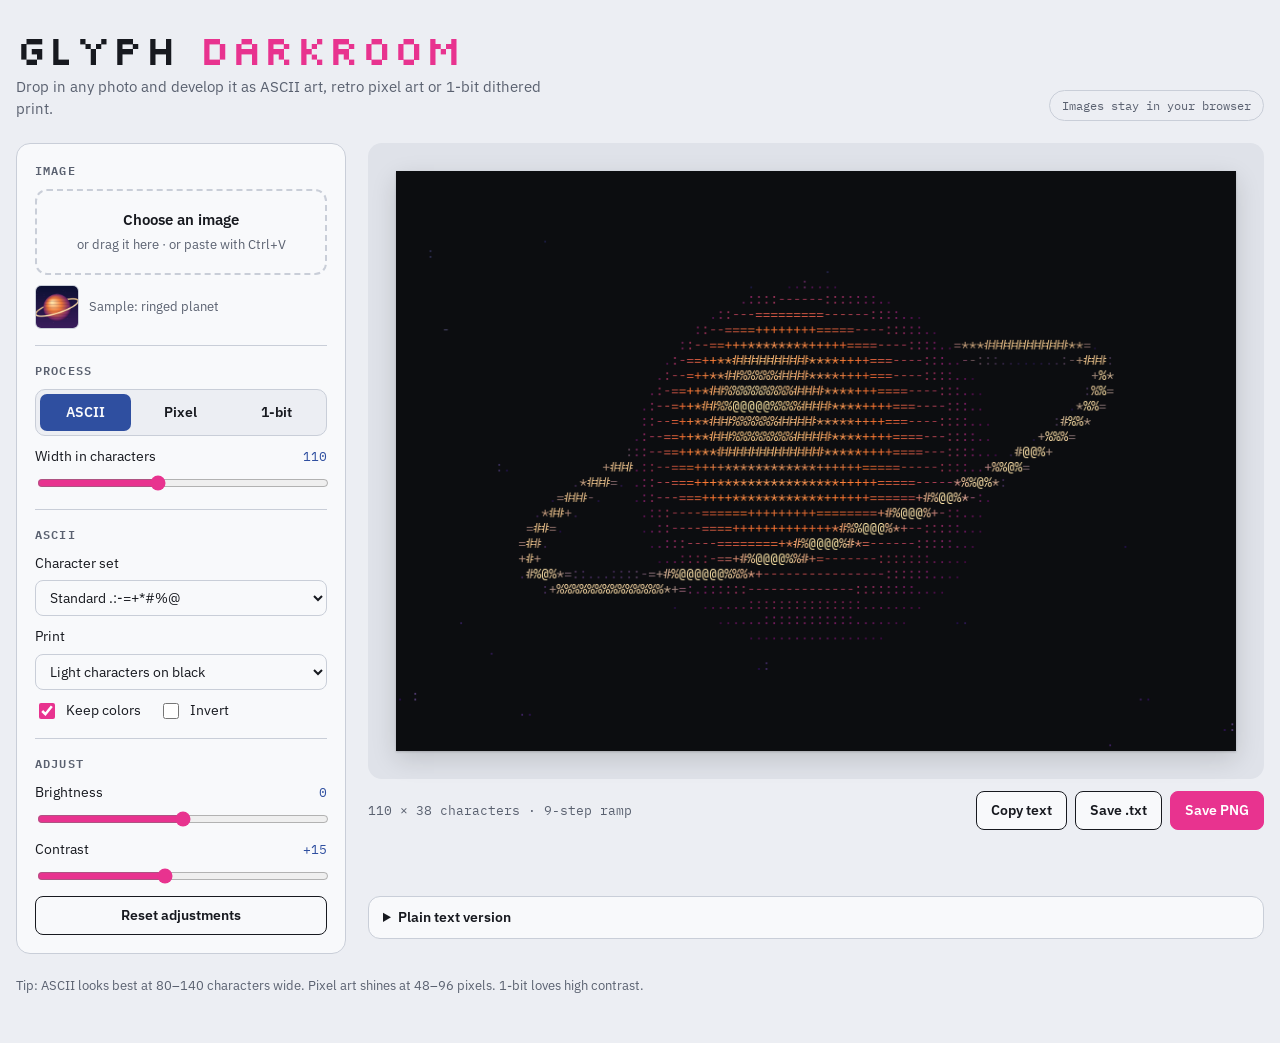
<file: glyph-darkroom.html>
<!doctype html>
<html lang="en">
<head>
<meta charset="utf-8">
<meta name="viewport" content="width=device-width, initial-scale=1, viewport-fit=cover">
<title>Glyph Darkroom</title>
<meta name="claude:viewport-fit-sides" content="cover">
<link rel="preconnect" href="https://fonts.googleapis.com">
<link rel="preconnect" href="https://fonts.gstatic.com" crossorigin>
<link rel="stylesheet" href="https://fonts.googleapis.com/css2?family=Silkscreen&family=IBM+Plex+Sans:wght@400;500;600&family=IBM+Plex+Mono:wght@400;500;600&display=swap">
<link rel="stylesheet" href="css/glyph-darkroom.css">
</head>
<body>
<div class="wrap">
  <header>
    <div>
      <h1>Glyph <span class="pk">Darkroom</span></h1>
      <p class="tag">Drop in any photo and develop it as ASCII art, retro pixel art or 1‑bit dithered print.</p>
    </div>
    <span class="privacy">Images stay in your browser</span>
  </header>

  <div class="bench">
    <aside class="rail" aria-label="Controls">
      <div class="group">
        <span class="label">Image</span>
        <label class="drop" id="drop">
          <input type="file" id="file" accept="image/*">
          <strong>Choose an image</strong>
          <span>or drag it here · or paste with Ctrl+V</span>
        </label>
        <div class="source"><img id="thumb" alt=""><span id="srcName">Sample: ringed planet</span></div>
      </div>

      <div class="group">
        <span class="label">Process</span>
        <div class="modes" role="group" aria-label="Output style">
          <button type="button" id="m-ascii" data-mode="ascii" aria-pressed="true">ASCII</button>
          <button type="button" id="m-pixel" data-mode="pixel" aria-pressed="false">Pixel</button>
          <button type="button" id="m-bit" data-mode="bit" aria-pressed="false">1‑bit</button>
        </div>
        <div class="field">
          <div class="field-row"><label for="cols" id="colsLabel">Width in characters</label><output id="colsOut" for="cols"></output></div>
          <input type="range" id="cols" min="20" max="240" value="110">
        </div>
      </div>

      <!-- ASCII options -->
      <div class="group" id="opt-ascii">
        <span class="label">ASCII</span>
        <div class="field">
          <label for="ramp" class="field-row">Character set</label>
          <select id="ramp">
            <option value="std">Standard  .:-=+*#%@</option>
            <option value="detail">Detailed (70 characters)</option>
            <option value="blocks">Blocks ░▒▓█</option>
            <option value="binary">Binary 0 1</option>
          </select>
        </div>
        <div class="field">
          <label for="asciiBg" class="field-row">Print</label>
          <select id="asciiBg">
            <option value="dark">Light characters on black</option>
            <option value="paper">Ink on white paper</option>
          </select>
        </div>
        <div class="checks">
          <label class="check"><input type="checkbox" id="asciiColor" checked> Keep colors</label>
          <label class="check"><input type="checkbox" id="asciiInvert"> Invert</label>
        </div>
      </div>

      <!-- Pixel options -->
      <div class="group" id="opt-pixel" hidden>
        <span class="label">Pixel art</span>
        <div class="field">
          <label for="palette" class="field-row">Palette</label>
          <select id="palette">
            <option value="pico8">PICO‑8 · 16 colors</option>
            <option value="gameboy">Game Boy · 4 greens</option>
            <option value="gray4">Grayscale · 4 tones</option>
            <option value="original">Original colors</option>
          </select>
          <div class="swatches" id="palSwatches" aria-hidden="true"></div>
        </div>
        <div class="checks">
          <label class="check"><input type="checkbox" id="pixelDither" checked> Dither</label>
          <label class="check"><input type="checkbox" id="pixelGrid"> Show grid</label>
        </div>
      </div>

      <!-- 1-bit options -->
      <div class="group" id="opt-bit" hidden>
        <span class="label">1‑bit print</span>
        <div class="field">
          <label for="dither" class="field-row">Dither</label>
          <select id="dither">
            <option value="atkinson">Atkinson (classic Mac)</option>
            <option value="fs">Floyd–Steinberg</option>
            <option value="bayer">Bayer 4×4 pattern</option>
            <option value="none">None, hard threshold</option>
          </select>
        </div>
        <div class="field">
          <div class="field-row"><label for="threshold">Threshold</label><output id="thresholdOut" for="threshold"></output></div>
          <input type="range" id="threshold" min="10" max="90" value="50">
        </div>
        <div class="field">
          <label for="inks" class="field-row">Inks</label>
          <select id="inks">
            <option value="mono">Black on white</option>
            <option value="riso">Riso blue on pink</option>
            <option value="gb">Game Boy greens</option>
            <option value="amber">Amber terminal</option>
          </select>
        </div>
      </div>

      <div class="group">
        <span class="label">Adjust</span>
        <div class="field">
          <div class="field-row"><label for="bright">Brightness</label><output id="brightOut" for="bright"></output></div>
          <input type="range" id="bright" min="-50" max="50" value="0">
        </div>
        <div class="field">
          <div class="field-row"><label for="contrast">Contrast</label><output id="contrastOut" for="contrast"></output></div>
          <input type="range" id="contrast" min="-50" max="100" value="15">
        </div>
        <button type="button" class="btn" id="reset">Reset adjustments</button>
      </div>
    </aside>

    <section class="stage" aria-label="Result">
      <div class="mat" id="mat"><canvas id="out" width="10" height="10" aria-label="Converted image"></canvas></div>
      <div class="bar">
        <span class="meta" id="meta"></span>
        <div class="actions">
          <button type="button" class="btn" id="copyBtn">Copy text</button>
          <button type="button" class="btn" id="saveTxt">Save .txt</button>
          <button type="button" class="btn primary" id="savePng">Save PNG</button>
        </div>
      </div>
      <p class="note" id="note" role="status"></p>
      <details class="text" id="textBox">
        <summary>Plain text version</summary>
        <textarea id="txt" readonly spellcheck="false" aria-label="ASCII art as plain text"></textarea>
      </details>
    </section>
  </div>

  <footer>Tip: ASCII looks best at 80–140 characters wide. Pixel art shines at 48–96 pixels. 1‑bit loves high contrast.</footer>
</div>

<script src="js/glyph-darkroom.js"></script>

</body>
</html>
</file>
<file: css/crt-tv.css>
/* Glyph Darkroom TV
   Layout: one walnut CRT set centred in a dark room, no page scroll. Everything inside the set is sized
   in container units (cqi) so the whole TV scales as one object. Landscape: screen left, control column right.
   Portrait: screen on top, controls below. */

:root {
  --room: #0d0b0a;
  --wood-a: #4a2a17; --wood-b: #6b3f22; --wood-c: #5a331c; --wood-d: #74462a;
  --bezel-a: #1f1a16; --bezel-b: #0e0c0a;
  --metal-a: #d6d1c7; --metal-b: #aaa498; --metal-c: #c2bdb2;
  --engrave: #37322c;
  --knob-a: #2b2724; --knob-b: #3a3531;
  --key-a: #3a3531; --key-b: #211e1b; --key-ink: #ece5d9;
  --accent: #ff7a1a;
  --led-on: #57ff7a; --led-off: #ff3b30;
  --osd: #7dff95; --osd-ink: #021a08;
  --glow-rgb: 120 110 255;
  --font-brand: "Press Start 2P", "Courier New", monospace;
  --font-osd: "VT323", "IBM Plex Mono", monospace;
  --font-ui: "IBM Plex Mono", ui-monospace, Consolas, monospace;
  color-scheme: dark;
}

* { box-sizing: border-box; }
html, body { height: 100%; margin: 0; overflow: hidden; overscroll-behavior: none; }
body { background: var(--room); color: var(--key-ink); font-family: var(--font-ui); -webkit-tap-highlight-color: transparent; }
.sr-only { position: absolute !important; width: 1px; height: 1px; padding: 0; margin: -1px; overflow: hidden; clip: rect(0 0 0 0); white-space: nowrap; border: 0; }

/* ---------- Room ---------- */
.room {
  position: fixed; inset: 0;
  display: grid; place-items: center;
  padding: max(12px, env(safe-area-inset-top)) max(16px, env(safe-area-inset-right)) max(28px, env(safe-area-inset-bottom)) max(16px, env(safe-area-inset-left));
  background:
    radial-gradient(120% 70% at 50% 115%, #261d17 0%, transparent 60%),
    radial-gradient(90% 70% at 50% 35%, #1b1612 0%, #0b0908 72%);
  overflow: hidden;
}
/* light spilling from the screen */
.room::before {
  content: ""; position: absolute; inset: -10%; pointer-events: none;
  background: radial-gradient(42% 38% at 50% 46%, rgb(var(--glow-rgb) / 0.2), transparent 70%);
  opacity: 0; transition: opacity 0.9s ease;
}
.room:has(.tv.is-on)::before { opacity: 1; }
.room-note {
  position: absolute; left: 50%; bottom: max(8px, env(safe-area-inset-bottom)); translate: -50% 0; margin: 0;
  font-size: 11px; letter-spacing: 0.12em; color: #6f655b; white-space: nowrap;
}
@media (max-height: 620px), (max-width: 760px) { .room-note { display: none; } }

/* ---------- TV sizing ---------- */
.tv {
  /* sizes shared by children (container units resolve against .tv) */
  --pad: 3.5cqi; --gap: 3cqi;
  --screen-w: 65.3cqi;
  --knob-ch: 9cqi; --knob: 4cqi;
  --lbl: max(8px, 0.92cqi);
  --btn-h: 3.5cqi; --btn-font: max(8px, 0.9cqi);
  width: min(94vw, calc((100vh - 64px) / 0.645), 1500px);
  width: min(94vw, calc((100dvh - 64px) / 0.645), 1500px);
  container-type: inline-size;
  position: relative;
  user-select: none; -webkit-user-select: none;
}
/* soft floor shadow */
.tv::after {
  content: ""; position: absolute; left: 6%; right: 6%; bottom: -1.2cqi; height: 3cqi; z-index: -1;
  background: radial-gradient(50% 50% at 50% 50%, rgba(0, 0, 0, 0.75), transparent 70%);
}

/* ---------- Cabinet ---------- */
.cabinet {
  display: grid; grid-template-columns: auto minmax(0, 1fr); gap: var(--gap);
  padding: var(--pad);
  border-radius: 3.2cqi;
  background:
    linear-gradient(180deg, rgba(255, 255, 255, 0.12), transparent 10%, transparent 84%, rgba(0, 0, 0, 0.4)),
    url("data:image/svg+xml,%3Csvg xmlns='http://www.w3.org/2000/svg' width='700' height='500'%3E%3Cfilter id='w'%3E%3CfeTurbulence type='fractalNoise' baseFrequency='0.0035 0.11' numOctaves='3' seed='4'/%3E%3CfeColorMatrix values='0 0 0 0 0.12 0 0 0 0 0.06 0 0 0 0 0.02 0 0 0 0.7 0'/%3E%3C/filter%3E%3Crect width='100%25' height='100%25' filter='url(%23w)'/%3E%3C/svg%3E"),
    linear-gradient(90deg, var(--wood-a), var(--wood-b) 28%, var(--wood-c) 58%, var(--wood-d) 84%, var(--wood-a));
  background-size: 100% 100%, 700px 500px, 100% 100%;
  box-shadow:
    inset 0 0.25cqi 0 rgba(255, 220, 180, 0.18),
    inset 0 -0.4cqi 0.6cqi rgba(0, 0, 0, 0.45),
    inset 0 0 0 0.2cqi rgba(0, 0, 0, 0.35),
    0 2cqi 4cqi rgba(0, 0, 0, 0.6);
}

/* ---------- Bezel and screen ---------- */
.bezel {
  position: relative;
  padding: 1.8cqi 1.8cqi 2.8cqi;
  border-radius: 2.4cqi;
  background: linear-gradient(180deg, var(--bezel-a), var(--bezel-b));
  box-shadow:
    inset 0 0 0 0.25cqi #2b241f,
    inset 0 0.4cqi 0.8cqi rgba(0, 0, 0, 0.8),
    0 0.2cqi 0 rgba(255, 255, 255, 0.08);
}
.screen {
  position: relative; width: var(--screen-w); aspect-ratio: 4 / 3;
  border-radius: 3cqi / 3.6cqi; overflow: hidden;
  background: #040404;
  box-shadow: 0 0 0 0.35cqi #050403, 0 0 0 0.5cqi #2a231e;
}
.screen canvas { position: absolute; inset: 0; width: 100%; height: 100%; display: block; }
.glass {
  position: absolute; inset: 0; pointer-events: none; border-radius: inherit;
  background:
    radial-gradient(120% 90% at 22% 8%, rgba(255, 255, 255, 0.08), transparent 42%),
    linear-gradient(160deg, rgba(255, 255, 255, 0.04), transparent 38%);
  box-shadow: inset 0 0 4cqi rgba(0, 0, 0, 0.7), inset 0 0 0.6cqi rgba(0, 0, 0, 0.9);
}
/* without WebGL, CSS draws the scanlines */
.no-gl .glass::after {
  content: ""; position: absolute; inset: 0;
  background: repeating-linear-gradient(0deg, rgba(0, 0, 0, 0.28) 0 1px, transparent 1px 3px);
}
.badge {
  position: absolute; left: 50%; bottom: 0.9cqi; translate: -50% 0;
  font-family: var(--font-brand); font-size: max(6px, 0.75cqi); letter-spacing: 0.25em;
  color: #7a6f63; text-shadow: 0 -1px 0 rgba(0, 0, 0, 0.8);
}

/* ---------- On-screen menu ---------- */
.osd-menu {
  position: absolute; inset: 7% 8%;
  display: flex; flex-direction: column; gap: 0.8cqi;
  padding: 1.6cqi 2cqi;
  background: rgba(0, 14, 5, 0.8);
  border: 0.22cqi solid var(--osd);
  color: var(--osd);
  font-family: var(--font-osd); font-size: max(15px, 2.1cqi); line-height: 1.1;
  text-shadow: 0 0 0.6cqi rgba(109, 255, 140, 0.6);
  overflow-y: auto; overscroll-behavior: contain;
}
.osd-menu[hidden] { display: none; }
.osd-menu::after {
  content: ""; position: absolute; inset: 0; pointer-events: none;
  background: repeating-linear-gradient(0deg, rgba(0, 0, 0, 0.22) 0 1px, transparent 1px 3px);
}
.menu-title { margin: 0 0 0.4cqi; padding-bottom: 0.5cqi; border-bottom: 0.15cqi solid rgba(125, 255, 149, 0.45); letter-spacing: 0.06em; }
.menu-list { list-style: none; margin: 0; padding: 0; display: flex; flex-direction: column; gap: 0.15cqi; }
.menu-item {
  width: 100%; display: flex; justify-content: space-between; align-items: center; gap: 2cqi;
  padding: 0.25cqi 0.8cqi; border: 0; background: none; color: inherit;
  font: inherit; text-shadow: inherit; text-align: left; cursor: pointer;
}
.menu-item:hover, .menu-item:focus-visible { background: var(--osd); color: var(--osd-ink); text-shadow: none; outline: none; }
.menu-val { display: inline-flex; align-items: center; gap: 0.8cqi; white-space: nowrap; }
.menu-val i { font-style: normal; opacity: 0.7; padding: 0 0.3cqi; }
.menu-val i:hover { opacity: 1; }
.menu-hint { margin: auto 0 0; opacity: 0.7; font-size: 0.85em; }

/* ---------- Control panel ---------- */
.panel {
  display: flex; flex-direction: column; gap: 1.5cqi;
  min-width: 0; padding: 1.5cqi;
  border-radius: 1.6cqi;
  background:
    repeating-linear-gradient(90deg, rgba(255, 255, 255, 0.07) 0 1px, rgba(0, 0, 0, 0.035) 1px 3px),
    linear-gradient(180deg, var(--metal-a), var(--metal-b) 55%, var(--metal-c));
  box-shadow:
    inset 0 0 0 0.15cqi rgba(255, 255, 255, 0.45),
    inset 0 -0.3cqi 0.6cqi rgba(0, 0, 0, 0.25),
    0 0.3cqi 0.8cqi rgba(0, 0, 0, 0.5);
  color: var(--engrave);
}
.engrave, .model, .manual {
  font-size: var(--lbl); font-weight: 600; letter-spacing: 0.14em; text-transform: uppercase;
  color: var(--engrave); text-shadow: 0 1px 0 rgba(255, 255, 255, 0.55);
}
.brand { display: flex; flex-direction: column; gap: 0.5cqi; padding-bottom: 1cqi; border-bottom: 0.12cqi solid rgba(0, 0, 0, 0.18); }
.logo { font-family: var(--font-brand); font-size: 1.9cqi; color: #1c1916; letter-spacing: 0.06em; text-shadow: 0 1px 0 rgba(255, 255, 255, 0.5); }
.logo::after { content: ""; display: inline-block; width: 0.7cqi; height: 0.7cqi; margin-left: 0.6cqi; background: var(--accent); vertical-align: 0.2cqi; }

/* channel selector */
.channel {
  position: relative; display: grid; justify-items: center; gap: 0.8cqi;
  padding-top: 3.4cqi;
}
.ch-label {
  position: absolute; left: 50%; top: calc(3.4cqi + var(--knob-ch) / 2);
  transform: translate(-50%, -50%) rotate(var(--a)) translateY(calc(var(--knob-ch) * var(--ch-r, -0.78))) rotate(calc(var(--a) * -1));
  font-size: var(--lbl); font-weight: 600; letter-spacing: 0.08em; color: var(--engrave);
  text-shadow: 0 1px 0 rgba(255, 255, 255, 0.55);
  cursor: pointer; padding: 0.2cqi 0.3cqi; border-radius: 0.3cqi;
}
.ch-label.on { color: #fff; background: var(--accent); text-shadow: none; }

/* knobs */
.knobs { display: grid; grid-template-columns: repeat(3, minmax(0, 1fr)); gap: 0.6cqi; }
.knob-block { display: grid; justify-items: center; gap: 1.1cqi; }
.knob {
  position: relative; width: var(--knob); aspect-ratio: 1; border-radius: 50%;
  margin-top: calc(var(--knob) * 0.2);
  touch-action: none; cursor: grab;
}
.knob.big { width: var(--knob-ch); margin-top: 0; }
.knob.dragging { cursor: grabbing; }
/* scale ticks around the small knobs */
.knob:not(.big)::before {
  content: ""; position: absolute; inset: -22%; border-radius: 50%;
  background: repeating-conic-gradient(from -135deg, var(--engrave) 0 2deg, transparent 2deg 27deg);
  -webkit-mask: radial-gradient(circle, transparent 63%, #000 64%, #000 74%, transparent 75%), conic-gradient(from 135deg, transparent 0 90deg, #000 90deg);
  -webkit-mask-composite: source-in;
  mask: radial-gradient(circle, transparent 63%, #000 64%, #000 74%, transparent 75%), conic-gradient(from 135deg, transparent 0 90deg, #000 90deg);
  mask-composite: intersect;
  opacity: 0.7;
}
.knob-cap {
  position: absolute; inset: 0; border-radius: 50%;
  background: repeating-conic-gradient(var(--knob-a) 0 6deg, var(--knob-b) 6deg 12deg);
  box-shadow: 0 0.35cqi 0.5cqi rgba(0, 0, 0, 0.55), 0 0.1cqi 0 rgba(0, 0, 0, 0.6), inset 0 0 0 0.12cqi rgba(255, 255, 255, 0.08);
  transition: transform 90ms ease-out;
}
.knob.dragging .knob-cap { transition: none; }
.knob-cap::before {
  content: ""; position: absolute; inset: 14%; border-radius: 50%;
  background: radial-gradient(circle at 35% 30%, #5a534c, #2a2622 60%, #1c1916);
  box-shadow: inset 0 0.1cqi 0.1cqi rgba(255, 255, 255, 0.18), inset 0 -0.2cqi 0.3cqi rgba(0, 0, 0, 0.5);
}
.knob-mark { position: absolute; left: 50%; top: 7%; width: 8%; height: 30%; translate: -50% 0; border-radius: 1cqi; background: var(--accent); box-shadow: 0 0 0.3cqi rgba(255, 122, 26, 0.5); }
/* fixed highlight that doesn't turn with the cap */
.knob::after {
  content: ""; position: absolute; inset: 0; border-radius: 50%; pointer-events: none;
  background: radial-gradient(circle at 32% 24%, rgba(255, 255, 255, 0.2), transparent 45%);
}
.knob:focus-visible { outline: 0.28cqi solid var(--accent); outline-offset: 0.6cqi; }
.knob:focus:not(:focus-visible) { outline: none; }

/* push buttons */
.buttons { display: grid; grid-template-columns: repeat(2, minmax(0, 1fr)); gap: 0.8cqi; }
.btn {
  position: relative; height: var(--btn-h);
  display: inline-flex; align-items: center; justify-content: center; gap: 0.5cqi;
  border: 0; border-radius: 0.6cqi;
  background: linear-gradient(180deg, var(--key-a), var(--key-b));
  color: var(--key-ink);
  font: 600 var(--btn-font) / 1 var(--font-ui); letter-spacing: 0.12em;
  box-shadow: 0 0.3cqi 0 #0c0a09, 0 0.45cqi 0.6cqi rgba(0, 0, 0, 0.4), inset 0 0.1cqi 0 rgba(255, 255, 255, 0.15);
  cursor: pointer;
  transition: transform 70ms ease-out, box-shadow 70ms ease-out, opacity 150ms;
}
.btn:hover { background: linear-gradient(180deg, #45403b, #26221f); }
.btn:active { transform: translateY(0.25cqi); box-shadow: 0 0.05cqi 0 #0c0a09, 0 0.1cqi 0.2cqi rgba(0, 0, 0, 0.4), inset 0 0.1cqi 0 rgba(255, 255, 255, 0.1); }
.btn:focus-visible { outline: 0.25cqi solid var(--accent); outline-offset: 0.3cqi; }
.btn[aria-disabled="true"] { opacity: 0.5; }
.btn[aria-expanded="true"] { color: var(--osd); }
.led { width: 0.75cqi; aspect-ratio: 1; border-radius: 50%; background: var(--led-off); box-shadow: 0 0 0.6cqi var(--led-off); transition: background 0.2s, box-shadow 0.2s; }
.tv.is-on .led { background: var(--led-on); box-shadow: 0 0 0.7cqi var(--led-on); }
.rec { width: 0.65cqi; aspect-ratio: 1; border-radius: 50%; background: var(--led-off); }

/* speaker */
.grille {
  flex: 1; min-height: 2.5cqi; border-radius: 0.8cqi;
  background: radial-gradient(circle, #1d1a17 36%, transparent 40%) 0 0 / 0.9cqi 0.9cqi;
  box-shadow: inset 0 0.15cqi 0.3cqi rgba(0, 0, 0, 0.3);
  opacity: 0.85;
}

/* image slot */
.slot {
  display: grid; justify-items: center; gap: 0.45cqi;
  padding: 0.9cqi 0.8cqi 1cqi; border-radius: 0.8cqi;
  background: linear-gradient(180deg, #221e1a, #151210);
  box-shadow: inset 0 0.25cqi 0.5cqi rgba(0, 0, 0, 0.8), 0 0.1cqi 0 rgba(255, 255, 255, 0.4);
  color: #ddd5c8; cursor: pointer;
}
.slot-mouth {
  width: 88%; height: 0.8cqi; border-radius: 0.3cqi; background: #050403;
  box-shadow: inset 0 0.2cqi 0.3cqi #000, 0 0.1cqi 0 rgba(255, 255, 255, 0.08);
  transition: box-shadow 0.2s;
}
.slot-text { font-size: var(--btn-font); font-weight: 600; letter-spacing: 0.14em; }
.slot-sub { font-size: max(8px, 0.8cqi); color: #9d9488; letter-spacing: 0.06em; }
.slot:hover .slot-mouth, .tv.is-dragging .slot-mouth { box-shadow: inset 0 0.2cqi 0.3cqi #000, 0 0 0.9cqi var(--accent); }
.slot:focus-within { outline: 0.25cqi solid var(--accent); outline-offset: 0.3cqi; }

.manual { text-decoration: none; text-align: center; opacity: 0.85; }
.manual:hover { opacity: 1; text-decoration: underline; }
.manual:focus-visible { outline: 0.25cqi solid var(--accent); outline-offset: 0.3cqi; border-radius: 0.3cqi; }

/* feet */
.feet { display: flex; justify-content: space-between; padding: 0 12%; height: 1.6cqi; }
.feet i { width: 9%; height: 100%; border-radius: 0 0 0.6cqi 0.6cqi; background: linear-gradient(180deg, #1a1410, #0b0806); }

/* ---------- Portrait: screen on top, controls below ---------- */
@media (max-aspect-ratio: 4 / 5) {
  .tv {
    --pad: 4cqi; --gap: 3cqi;
    --screen-w: 84cqi;
    --knob-ch: 15cqi; --knob: 8.5cqi;
    --lbl: max(9px, 2.1cqi);
    --btn-h: 7.5cqi; --btn-font: max(9px, 2.2cqi);
    width: min(96vw, calc((100vh - 40px) / 1.4), 640px);
    width: min(96vw, calc((100dvh - 40px) / 1.4), 640px);
  }
  .cabinet { grid-template-columns: minmax(0, 1fr); border-radius: 5cqi; }
  .bezel { padding: 2cqi 2cqi 3.6cqi; border-radius: 3.4cqi; }
  .screen { border-radius: 4cqi / 4.8cqi; }
  .badge { font-size: max(6px, 1.4cqi); bottom: 1.1cqi; }
  .osd-menu { font-size: max(15px, 3.6cqi); padding: 2.5cqi 3cqi; gap: 1.2cqi; inset: 5% 6%; }
  .panel {
    display: grid; gap: 2.6cqi 3cqi; padding: 3cqi;
    grid-template-columns: 32cqi minmax(0, 1fr);
    grid-template-areas: "brand brand" "ch knobs" "ch buttons" "slot slot" "manual manual";
    border-radius: 3cqi;
  }
  .brand { grid-area: brand; flex-direction: row; align-items: baseline; justify-content: space-between; padding-bottom: 1.6cqi; }
  .logo { font-size: 3.6cqi; }
  .logo::after { width: 1.3cqi; height: 1.3cqi; }
  .channel { grid-area: ch; padding-top: 5.5cqi; align-self: center; --ch-r: -0.92; }
  .ch-label { top: calc(5.5cqi + var(--knob-ch) / 2); }
  .knobs { grid-area: knobs; gap: 1.5cqi; }
  .knob-block { gap: 2.2cqi; }
  .buttons { grid-area: buttons; grid-template-columns: repeat(4, minmax(0, 1fr)); gap: 1.4cqi; }
  .btn { flex-direction: column; gap: 0.8cqi; border-radius: 1.2cqi; letter-spacing: 0.06em; }
  .led { width: 1.4cqi; } .rec { width: 1.2cqi; }
  .grille { display: none; }
  .slot { grid-area: slot; grid-template-columns: auto 1fr; grid-template-areas: "mouth mouth" "text sub"; align-items: baseline; justify-items: start; padding: 1.8cqi 2.4cqi; gap: 1.2cqi 2cqi; border-radius: 1.6cqi; }
  .slot-mouth { grid-area: mouth; width: 100%; height: 1.6cqi; }
  .slot-text { grid-area: text; } .slot-sub { grid-area: sub; justify-self: end; font-size: max(9px, 1.9cqi); }
  .manual { grid-area: manual; }
  .feet { height: 3cqi; }
}

@media (prefers-reduced-motion: reduce) {
  .knob-cap, .btn, .room::before, .led, .slot-mouth { transition: none; }
}
</file>
<file: css/glyph-darkroom.css>
/* Base reset */
:root{padding-top:env(safe-area-inset-top,0px);padding-bottom:env(safe-area-inset-bottom,0px)}body{margin:0}img{max-width:100%}[hidden]{display:none!important}

/* Layout: a print-shop workbench. Narrow control rail on the left, the output "print" on a mat to the right; stacks on phones.
   Palette: risograph inks (federal blue + fluorescent pink) on cool proofing paper. */
:root {
  --paper: #eceef3;
  --sheet: #f8f9fb;
  --ink: #17191f;
  --muted: #5a6170;
  --rule: #c9ced8;
  --blue: #2f4fa0;
  --blue-soft: #dfe5f5;
  --pink: #e8338f;
  --pink-soft: #fbe0ee;
  --mat: #dfe2e9;
  --font-display: "Silkscreen", "Courier New", monospace;
  --font-body: "IBM Plex Sans", system-ui, -apple-system, "Segoe UI", sans-serif;
  --font-mono: "IBM Plex Mono", ui-monospace, Consolas, monospace;
}
@media (prefers-color-scheme: dark) {
  :root:not([data-theme="light"]) {
    --paper: #13151a; --sheet: #1b1e25; --ink: #eceef3; --muted: #9aa2b2; --rule: #2e333e;
    --blue: #8ea6ec; --blue-soft: #232c45; --pink: #ff6fb3; --pink-soft: #3b1d2d; --mat: #0e1014;
    color-scheme: dark;
  }
}
:root[data-theme="dark"] {
  --paper: #13151a; --sheet: #1b1e25; --ink: #eceef3; --muted: #9aa2b2; --rule: #2e333e;
  --blue: #8ea6ec; --blue-soft: #232c45; --pink: #ff6fb3; --pink-soft: #3b1d2d; --mat: #0e1014;
  color-scheme: dark;
}

* { box-sizing: border-box; }
body { background: var(--paper); color: var(--ink); font-family: var(--font-body); font-size: 15px; line-height: 1.5; }
.wrap {
  max-width: 1280px; margin: 0 auto;
  padding-block: 28px 48px;
  padding-left: max(16px, env(safe-area-inset-left, 0px));
  padding-right: max(16px, env(safe-area-inset-right, 0px));
  display: flex; flex-direction: column; gap: 22px;
}
header { display: flex; flex-wrap: wrap; align-items: flex-end; justify-content: space-between; gap: 12px 24px; }
h1 { font-family: var(--font-display); font-weight: 400; font-size: clamp(1.7rem, 4.5vw, 2.6rem); line-height: 1; margin: 0; letter-spacing: 0.01em; }
h1 .pk { color: var(--pink); }
.tag { color: var(--muted); margin: 6px 0 0; max-width: 60ch; }
.privacy { font-family: var(--font-mono); font-size: 0.78rem; color: var(--muted); border: 1px solid var(--rule); border-radius: 999px; padding: 5px 12px; white-space: nowrap; }

.bench { display: grid; grid-template-columns: minmax(0, 330px) minmax(0, 1fr); gap: 22px; align-items: start; }
.rail { display: flex; flex-direction: column; gap: 16px; background: var(--sheet); border: 1px solid var(--rule); border-radius: 14px; padding: 18px; }
.group { display: flex; flex-direction: column; gap: 10px; }
.group + .group { border-top: 1px solid var(--rule); padding-top: 16px; }
.label { font-family: var(--font-mono); font-size: 0.72rem; font-weight: 600; letter-spacing: 0.1em; text-transform: uppercase; color: var(--muted); }

.drop {
  display: flex; flex-direction: column; align-items: center; justify-content: center; gap: 4px;
  text-align: center; padding: 18px 12px;
  border: 2px dashed var(--rule); border-radius: 12px; cursor: pointer;
  transition: border-color .15s, background .15s;
}
.drop:hover, .drop.over { border-color: var(--pink); background: var(--pink-soft); }
.drop:focus-within { outline: 2px solid var(--blue); outline-offset: 2px; }
.drop strong { font-weight: 600; }
.drop span { font-size: 0.82rem; color: var(--muted); }
.drop input { position: absolute; width: 1px; height: 1px; opacity: 0; pointer-events: none; }
.source { display: flex; align-items: center; gap: 10px; font-size: 0.82rem; color: var(--muted); min-width: 0; }
.source img { width: 44px; height: 44px; object-fit: cover; border-radius: 6px; border: 1px solid var(--rule); flex-shrink: 0; }
.source span { overflow: hidden; text-overflow: ellipsis; white-space: nowrap; }

.modes { display: grid; grid-template-columns: repeat(3, 1fr); gap: 4px; padding: 4px; background: var(--paper); border-radius: 10px; border: 1px solid var(--rule); }
.modes button {
  border: none; background: transparent; color: var(--ink); font: inherit; font-weight: 600; font-size: 0.86rem;
  padding: 8px 4px; border-radius: 7px; cursor: pointer;
}
.modes button[aria-pressed="true"] { background: var(--blue); color: var(--sheet); }
.modes button:focus-visible, .btn:focus-visible { outline: 2px solid var(--pink); outline-offset: 2px; }

.field { display: flex; flex-direction: column; gap: 6px; }
.field-row { display: flex; justify-content: space-between; align-items: baseline; gap: 8px; font-size: 0.88rem; }
.field-row output { font-family: var(--font-mono); font-size: 0.8rem; color: var(--blue); font-variant-numeric: tabular-nums; }
input[type="range"] { width: 100%; accent-color: var(--pink); }
select {
  width: 100%; font: inherit; font-size: 0.88rem; padding: 7px 10px; border-radius: 8px;
  border: 1px solid var(--rule); background: var(--sheet); color: var(--ink);
}
select:focus-visible { outline: 2px solid var(--blue); outline-offset: 1px; }
.check { display: flex; align-items: center; gap: 8px; font-size: 0.88rem; cursor: pointer; }
.check input { accent-color: var(--pink); width: 16px; height: 16px; }
.checks { display: flex; flex-wrap: wrap; gap: 8px 18px; }
.swatches { display: flex; gap: 3px; height: 10px; border-radius: 3px; overflow: hidden; }
.swatches i { flex: 1; }

.stage { display: flex; flex-direction: column; gap: 12px; min-width: 0; }
.mat {
  background: var(--mat); border-radius: 14px; padding: clamp(12px, 3vw, 28px);
  display: flex; align-items: center; justify-content: center; min-height: 320px; position: relative;
}
.mat.over { outline: 3px dashed var(--pink); outline-offset: -10px; }
#out { display: block; max-width: 100%; height: auto; image-rendering: pixelated; box-shadow: 0 1px 2px rgba(0,0,0,.18), 0 8px 24px rgba(0,0,0,.14); }
#out.smooth { image-rendering: auto; }
.bar { display: flex; flex-wrap: wrap; align-items: center; justify-content: space-between; gap: 10px; }
.meta { font-family: var(--font-mono); font-size: 0.8rem; color: var(--muted); font-variant-numeric: tabular-nums; }
.actions { display: flex; flex-wrap: wrap; gap: 8px; }
.btn {
  font: inherit; font-weight: 600; font-size: 0.86rem; padding: 8px 14px; border-radius: 8px; cursor: pointer;
  border: 1.5px solid var(--ink); background: var(--sheet); color: var(--ink);
}
.btn.primary { background: var(--pink); border-color: var(--pink); color: #fff; }
.btn:hover { transform: translateY(-1px); }
.btn:active { transform: none; }
.note { font-size: 0.82rem; color: var(--muted); min-height: 1.2em; }
.note.err { color: var(--pink); }
details.text { background: var(--sheet); border: 1px solid var(--rule); border-radius: 12px; padding: 10px 14px; }
details.text summary { cursor: pointer; font-weight: 600; font-size: 0.88rem; }
#txt {
  width: 100%; margin-top: 10px; min-height: 220px; resize: vertical;
  font-family: var(--font-mono); font-size: 7px; line-height: 1.05; white-space: pre; overflow: auto;
  background: var(--paper); color: var(--ink); border: 1px solid var(--rule); border-radius: 8px; padding: 10px;
}
footer { color: var(--muted); font-size: 0.8rem; }

@media (max-width: 860px) {
  .bench { grid-template-columns: minmax(0, 1fr); }
  .stage { order: -1; }
  .mat { min-height: 220px; }
}
@media (prefers-reduced-motion: reduce) { * { transition: none !important; } .btn:hover { transform: none; } }
</file>
